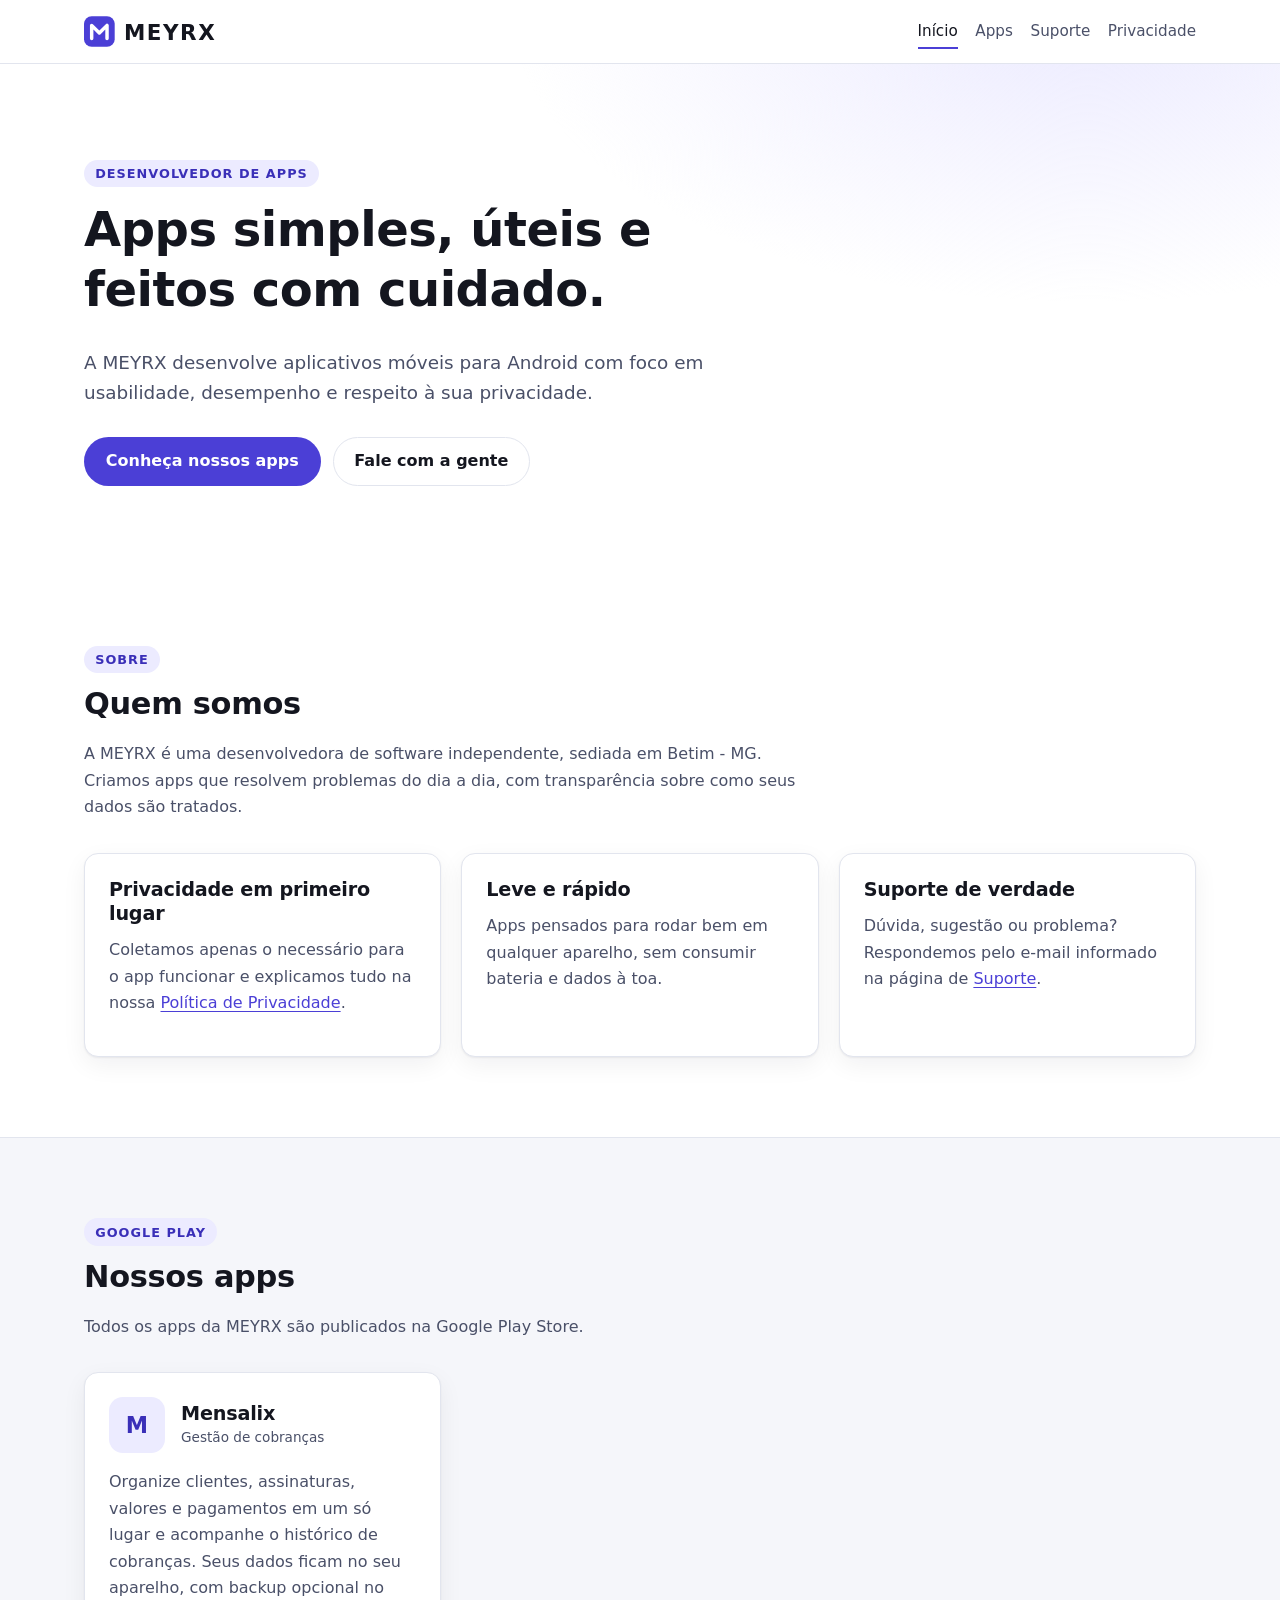
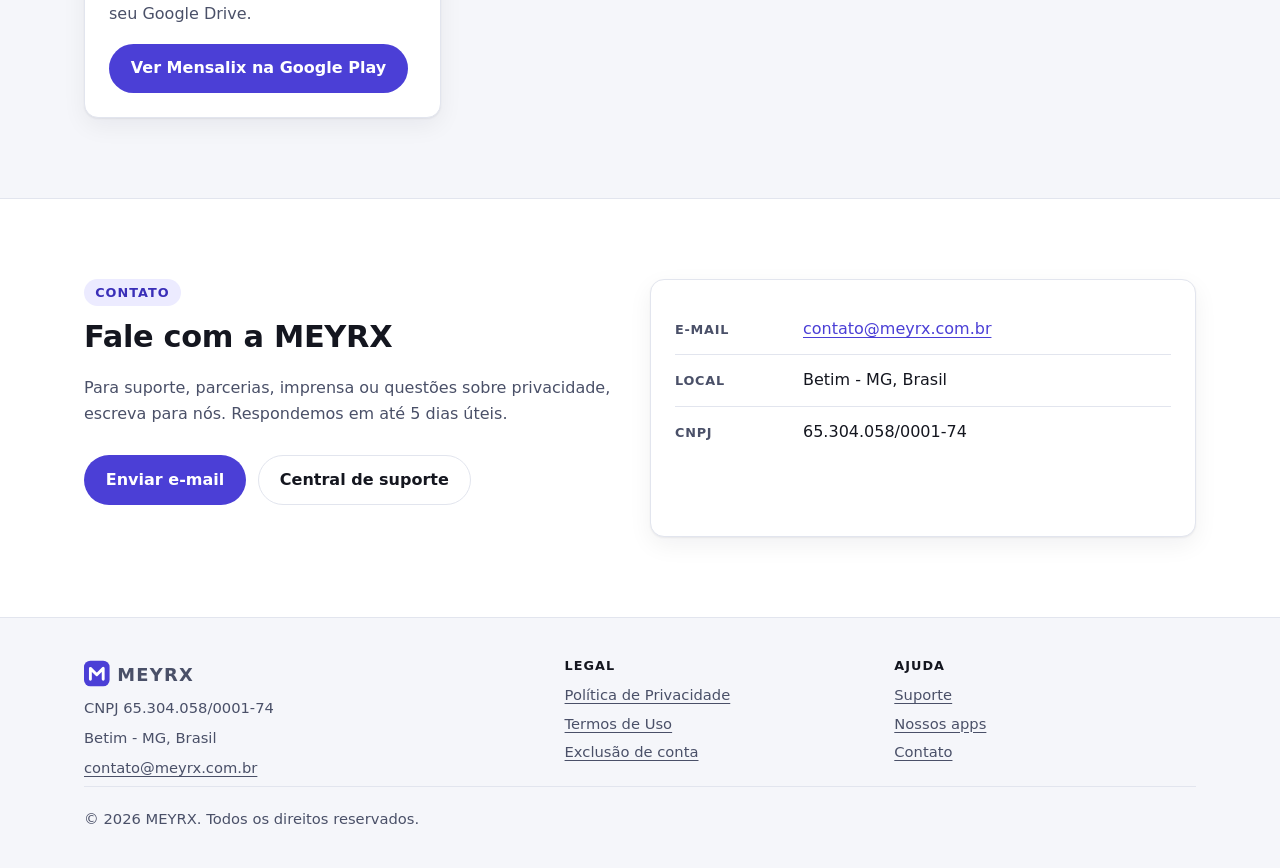
<file: index.html>
<!DOCTYPE html>
<html lang="pt-BR">
<head>
  <meta charset="utf-8">
  <meta name="viewport" content="width=device-width, initial-scale=1">
  <title>MEYRX | Apps para Android</title>
  <meta name="description" content="MEYRX desenvolve aplicativos móveis para Android. Conheça nossos apps na Google Play.">
  <meta name="robots" content="index, follow">
  <link rel="canonical" href="https://meyrx.com.br/">
  <meta name="theme-color" content="#ffffff" media="(prefers-color-scheme: light)">
  <meta name="theme-color" content="#0e0f15" media="(prefers-color-scheme: dark)">
  <meta property="og:type" content="website">
  <meta property="og:locale" content="pt_BR">
  <meta property="og:site_name" content="MEYRX">
  <meta property="og:title" content="MEYRX | Apps para Android">
  <meta property="og:description" content="MEYRX desenvolve aplicativos móveis para Android. Conheça nossos apps na Google Play.">
  <meta property="og:url" content="https://meyrx.com.br/">
  <link rel="icon" href="/assets/img/favicon.svg" type="image/svg+xml">
  <link rel="stylesheet" href="/assets/css/style.css">
</head>
<body>
  <a class="skip-link" href="#conteudo">Pular para o conteúdo</a>

  <header class="site-header">
    <div class="container">
      <a class="brand" href="/" aria-label="MEYRX, página inicial">
        <svg viewBox="0 0 172 48" width="132" height="37" aria-hidden="true" focusable="false">
          <rect class="logo-mark" x="0" y="4" width="40" height="40" rx="10"/>
          <path class="logo-m" d="M10 33V16l10 10 10-10v17" fill="none" stroke-width="4.5" stroke-linecap="round" stroke-linejoin="round"/>
          <text x="52" y="35" fill="currentColor" font-family="system-ui, -apple-system, 'Segoe UI', Roboto, Arial, sans-serif" font-size="28" font-weight="800" letter-spacing="2">MEYRX</text>
        </svg>
      </a>
      <nav class="site-nav" aria-label="Principal">
        <ul>
          <li><a href="/" aria-current="page">Início</a></li>
          <li><a href="/#apps">Apps</a></li>
          <li><a href="/suporte/">Suporte</a></li>
          <li><a href="/privacidade/">Privacidade</a></li>
        </ul>
      </nav>
    </div>
  </header>

  <main id="conteudo">
    <section class="hero" aria-labelledby="hero-title">
      <div class="container">
        <span class="eyebrow">Desenvolvedor de apps</span>
        <h1 id="hero-title">Apps simples, úteis e feitos com cuidado.</h1>
        <p class="lead">A MEYRX desenvolve aplicativos móveis para Android com foco em usabilidade, desempenho e respeito à sua privacidade.</p>
        <div class="actions">
          <a class="btn btn--primary" href="#apps">Conheça nossos apps</a>
          <a class="btn btn--ghost" href="#contato">Fale com a gente</a>
        </div>
      </div>
    </section>

    <section class="section" aria-labelledby="sobre-title">
      <div class="container">
        <div class="section-header">
          <span class="eyebrow">Sobre</span>
          <h2 id="sobre-title">Quem somos</h2>
          <p class="muted">A MEYRX é uma desenvolvedora de software independente, sediada em Betim - MG. Criamos apps que resolvem problemas do dia a dia, com transparência sobre como seus dados são tratados.</p>
        </div>
        <div class="grid grid--3">
          <div class="card">
            <h3>Privacidade em primeiro lugar</h3>
            <p>Coletamos apenas o necessário para o app funcionar e explicamos tudo na nossa <a href="/privacidade/">Política de Privacidade</a>.</p>
          </div>
          <div class="card">
            <h3>Leve e rápido</h3>
            <p>Apps pensados para rodar bem em qualquer aparelho, sem consumir bateria e dados à toa.</p>
          </div>
          <div class="card">
            <h3>Suporte de verdade</h3>
            <p>Dúvida, sugestão ou problema? Respondemos pelo e-mail informado na página de <a href="/suporte/">Suporte</a>.</p>
          </div>
        </div>
      </div>
    </section>

    <section class="section section--soft" id="apps" aria-labelledby="apps-title">
      <div class="container">
        <div class="section-header">
          <span class="eyebrow">Google Play</span>
          <h2 id="apps-title">Nossos apps</h2>
          <p class="muted">Todos os apps da MEYRX são publicados na Google Play Store.</p>
        </div>
        <div class="grid grid--3">
          <!-- ============ CARD DE APP: duplique este bloco <article> para cada app ============ -->
          <article class="card app-card">
            <div class="app-card__head">
              <!-- Para usar o ícone real: <img src="/assets/img/apps/nome-do-app.png" alt="" width="56" height="56" class="app-card__icon"> -->
              <span class="app-card__icon" aria-hidden="true">M</span>
              <div>
                <h3>Mensalix</h3>
                <span class="app-card__tag">Gestão de cobranças</span>
              </div>
            </div>
            <p>Organize clientes, assinaturas, valores e pagamentos em um só lugar e acompanhe o histórico de cobranças. Seus dados ficam no seu aparelho, com backup opcional no seu Google Drive.</p>
            <a class="btn btn--primary" href="https://play.google.com/store/apps/details?id=br.com.meyrx.mensalix" rel="noopener">Ver Mensalix na Google Play</a>
          </article>
          <!-- ============ FIM DO CARD DE APP ============ -->
        </div>
      </div>
    </section>

    <section class="section" id="contato" aria-labelledby="contato-title">
      <div class="container">
        <div class="grid grid--2">
          <div class="section-header">
            <span class="eyebrow">Contato</span>
            <h2 id="contato-title">Fale com a MEYRX</h2>
            <p class="muted">Para suporte, parcerias, imprensa ou questões sobre privacidade, escreva para nós. Respondemos em até 5 dias úteis.</p>
            <div class="actions">
              <a class="btn btn--primary" href="mailto:contato@meyrx.com.br">Enviar e-mail</a>
              <a class="btn btn--ghost" href="/suporte/">Central de suporte</a>
            </div>
          </div>
          <div class="card">
            <ul class="contact-list">
              <li><span class="label">E-mail</span> <a href="mailto:contato@meyrx.com.br">contato@meyrx.com.br</a></li>
              <li><span class="label">Local</span> <span>Betim - MG, Brasil</span></li>
              <li><span class="label">CNPJ</span> <span>65.304.058/0001-74</span></li>
            </ul>
          </div>
        </div>
      </div>
    </section>
  </main>

  <footer class="site-footer">
    <div class="container">
      <div class="footer-grid">
        <div>
          <a class="brand" href="/" aria-label="MEYRX, página inicial">
            <svg viewBox="0 0 172 48" width="110" height="31" aria-hidden="true" focusable="false">
              <rect class="logo-mark" x="0" y="4" width="40" height="40" rx="10"/>
              <path class="logo-m" d="M10 33V16l10 10 10-10v17" fill="none" stroke-width="4.5" stroke-linecap="round" stroke-linejoin="round"/>
              <text x="52" y="35" fill="currentColor" font-family="system-ui, -apple-system, 'Segoe UI', Roboto, Arial, sans-serif" font-size="28" font-weight="800" letter-spacing="2">MEYRX</text>
            </svg>
          </a>
          <address>
            <p>CNPJ 65.304.058/0001-74</p>
            <p>Betim - MG, Brasil</p>
            <p><a href="mailto:contato@meyrx.com.br">contato@meyrx.com.br</a></p>
          </address>
        </div>
        <nav aria-labelledby="footer-legal">
          <h2 id="footer-legal">Legal</h2>
          <ul>
            <li><a href="/privacidade/">Política de Privacidade</a></li>
            <li><a href="/termos/">Termos de Uso</a></li>
            <li><a href="/excluir-conta/">Exclusão de conta</a></li>
          </ul>
        </nav>
        <nav aria-labelledby="footer-ajuda">
          <h2 id="footer-ajuda">Ajuda</h2>
          <ul>
            <li><a href="/suporte/">Suporte</a></li>
            <li><a href="/#apps">Nossos apps</a></li>
            <li><a href="/#contato">Contato</a></li>
          </ul>
        </nav>
      </div>
      <p class="footer-bottom">© 2026 MEYRX. Todos os direitos reservados.</p>
    </div>
  </footer>
</body>
</html>
</file>
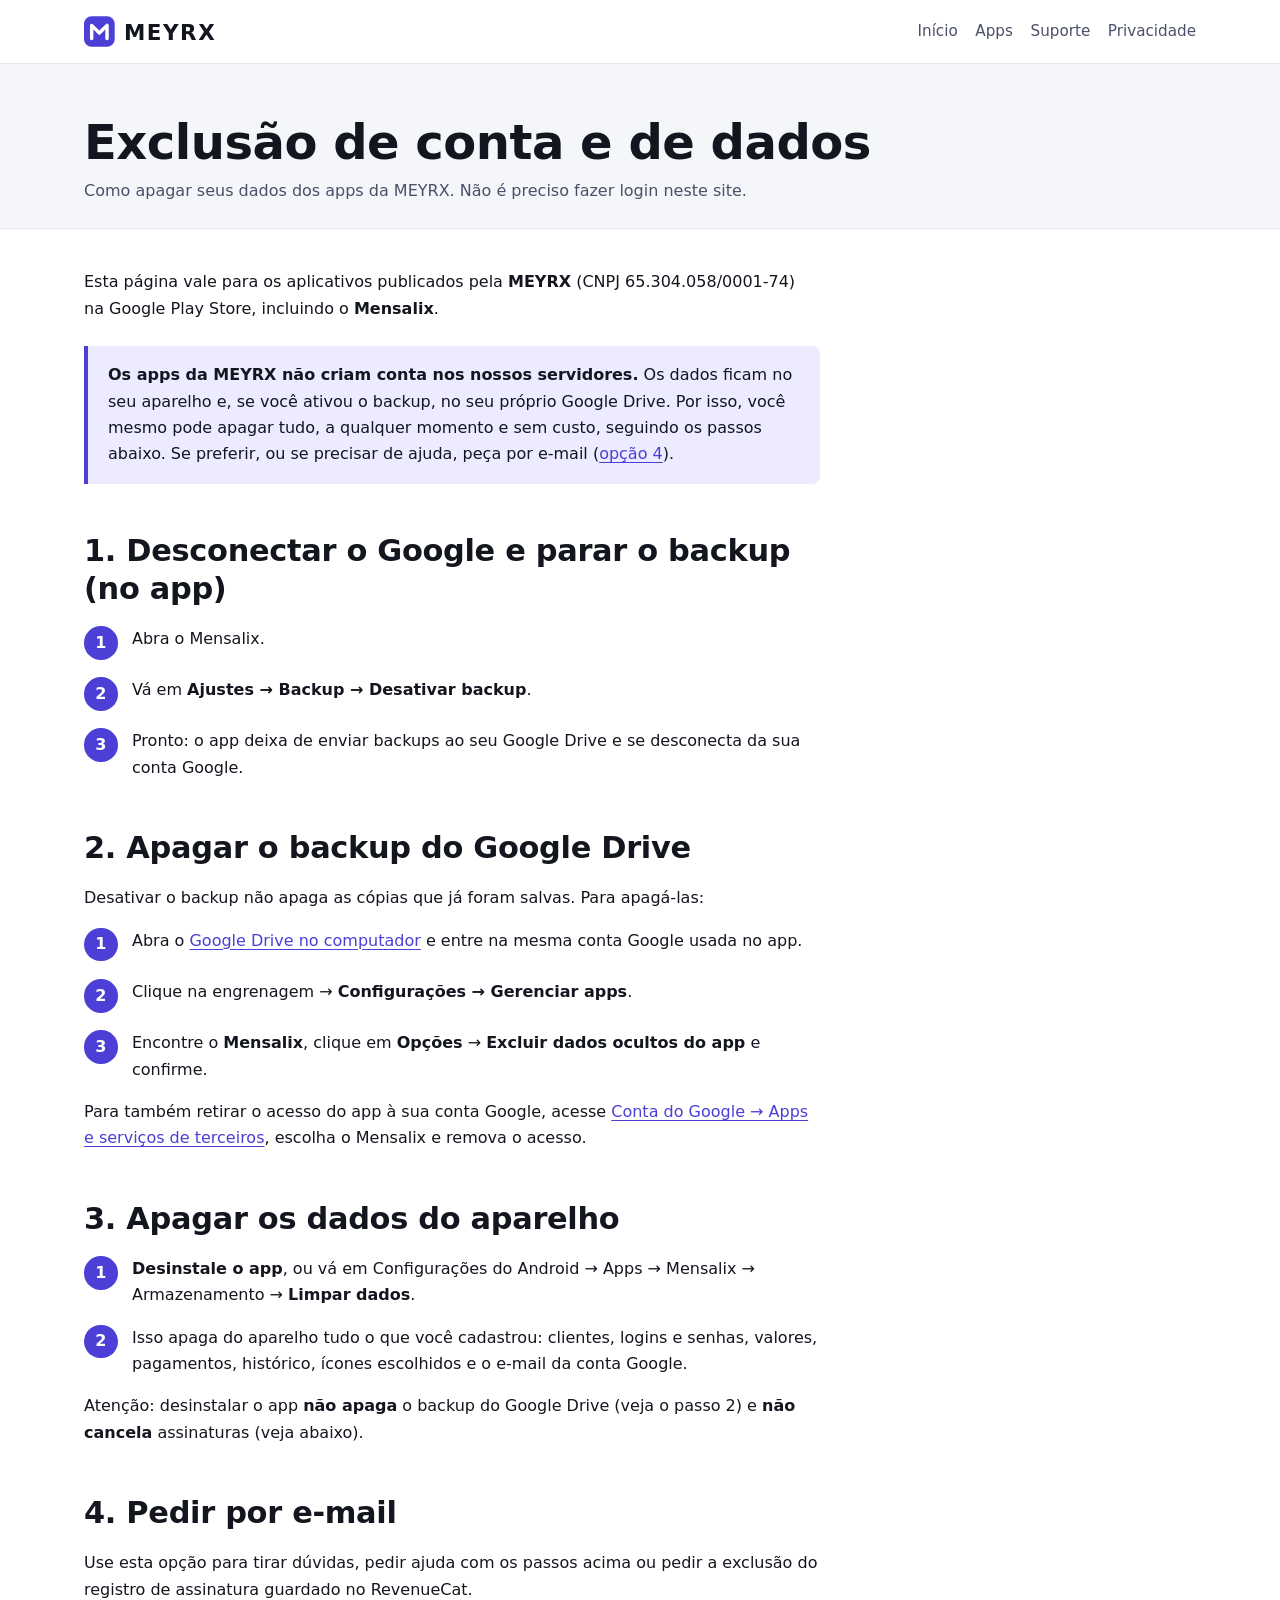
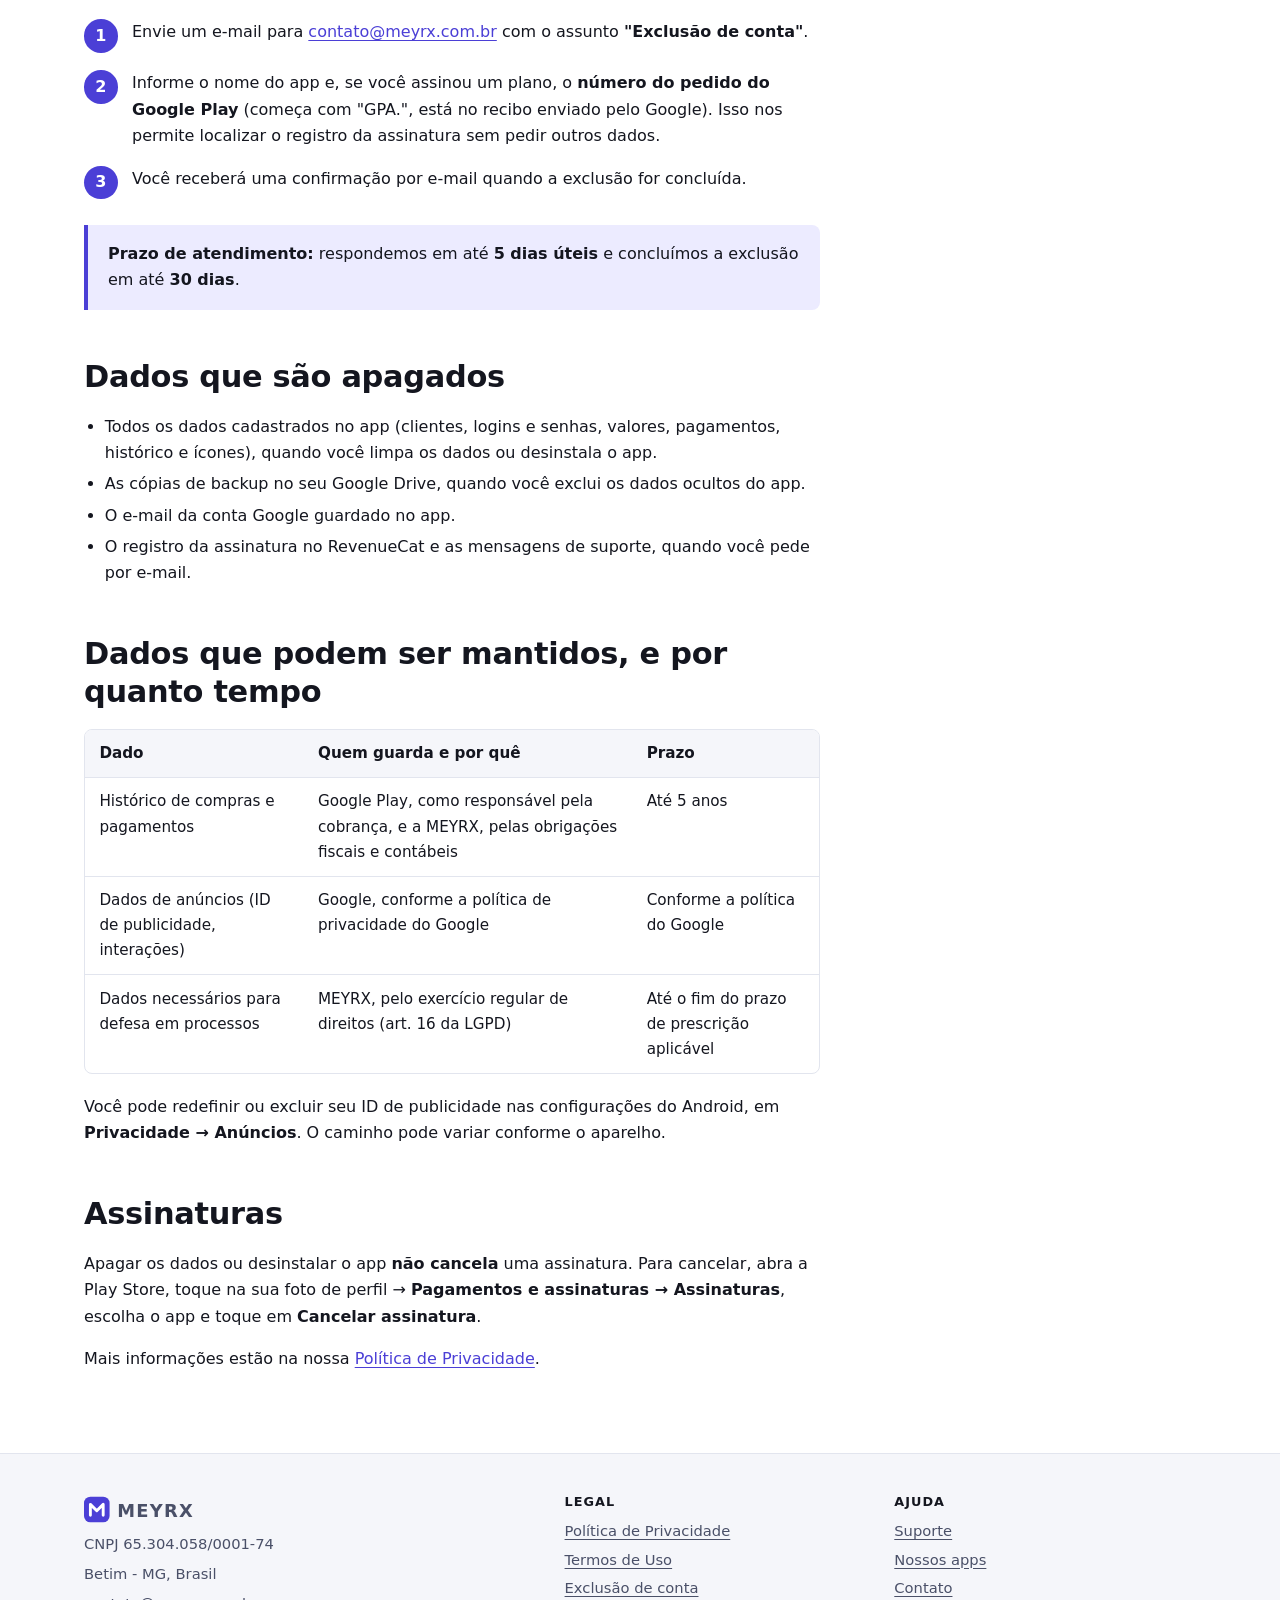
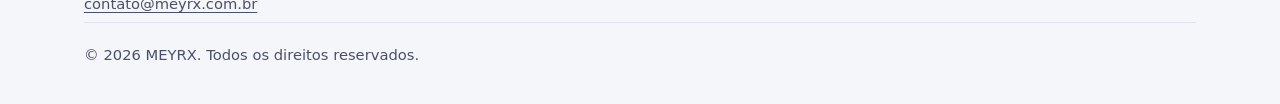
<file: excluir-conta/index.html>
<!DOCTYPE html>
<html lang="pt-BR">
<head>
  <meta charset="utf-8">
  <meta name="viewport" content="width=device-width, initial-scale=1">
  <title>Exclusão de conta | MEYRX</title>
  <meta name="description" content="Como pedir a exclusão da sua conta e dos dados pessoais nos aplicativos MEYRX.">
  <meta name="robots" content="index, follow">
  <link rel="canonical" href="https://meyrx.com.br/excluir-conta/">
  <meta name="theme-color" content="#ffffff" media="(prefers-color-scheme: light)">
  <meta name="theme-color" content="#0e0f15" media="(prefers-color-scheme: dark)">
  <meta property="og:type" content="website">
  <meta property="og:locale" content="pt_BR">
  <meta property="og:site_name" content="MEYRX">
  <meta property="og:title" content="Exclusão de conta | MEYRX">
  <meta property="og:description" content="Como pedir a exclusão da sua conta e dos dados pessoais nos aplicativos MEYRX.">
  <meta property="og:url" content="https://meyrx.com.br/excluir-conta/">
  <link rel="icon" href="/assets/img/favicon.svg" type="image/svg+xml">
  <link rel="stylesheet" href="/assets/css/style.css">
</head>
<body>
  <a class="skip-link" href="#conteudo">Pular para o conteúdo</a>

  <header class="site-header">
    <div class="container">
      <a class="brand" href="/" aria-label="MEYRX, página inicial">
        <svg viewBox="0 0 172 48" width="132" height="37" aria-hidden="true" focusable="false">
          <rect class="logo-mark" x="0" y="4" width="40" height="40" rx="10"/>
          <path class="logo-m" d="M10 33V16l10 10 10-10v17" fill="none" stroke-width="4.5" stroke-linecap="round" stroke-linejoin="round"/>
          <text x="52" y="35" fill="currentColor" font-family="system-ui, -apple-system, 'Segoe UI', Roboto, Arial, sans-serif" font-size="28" font-weight="800" letter-spacing="2">MEYRX</text>
        </svg>
      </a>
      <nav class="site-nav" aria-label="Principal">
        <ul>
          <li><a href="/">Início</a></li>
          <li><a href="/#apps">Apps</a></li>
          <li><a href="/suporte/">Suporte</a></li>
          <li><a href="/privacidade/">Privacidade</a></li>
        </ul>
      </nav>
    </div>
  </header>

  <main id="conteudo">
    <header class="page-header">
      <div class="container">
        <h1>Exclusão de conta e de dados</h1>
        <p>Como apagar seus dados dos apps da MEYRX. Não é preciso fazer login neste site.</p>
      </div>
    </header>

    <div class="container doc">
      <div class="prose">
        <p>Esta página vale para os aplicativos publicados pela <strong>MEYRX</strong> (CNPJ 65.304.058/0001-74) na Google Play Store, incluindo o <strong>Mensalix</strong>.</p>

        <div class="callout">
          <p><strong>Os apps da MEYRX não criam conta nos nossos servidores.</strong> Os dados ficam no seu aparelho e, se você ativou o backup, no seu próprio Google Drive. Por isso, você mesmo pode apagar tudo, a qualquer momento e sem custo, seguindo os passos abaixo. Se preferir, ou se precisar de ajuda, peça por e-mail (<a href="#por-email">opção 4</a>).</p>
        </div>

        <h2 id="backup">1. Desconectar o Google e parar o backup (no app)</h2>
        <ol class="steps">
          <li>Abra o Mensalix.</li>
          <li>Vá em <strong>Ajustes → Backup → Desativar backup</strong>.</li>
          <li>Pronto: o app deixa de enviar backups ao seu Google Drive e se desconecta da sua conta Google.</li>
        </ol>

        <h2 id="drive">2. Apagar o backup do Google Drive</h2>
        <p>Desativar o backup não apaga as cópias que já foram salvas. Para apagá-las:</p>
        <ol class="steps">
          <li>Abra o <a href="https://drive.google.com/drive/settings" rel="noopener">Google Drive no computador</a> e entre na mesma conta Google usada no app.</li>
          <li>Clique na engrenagem → <strong>Configurações → Gerenciar apps</strong>.</li>
          <li>Encontre o <strong>Mensalix</strong>, clique em <strong>Opções</strong> → <strong>Excluir dados ocultos do app</strong> e confirme.</li>
        </ol>
        <p>Para também retirar o acesso do app à sua conta Google, acesse <a href="https://myaccount.google.com/connections" rel="noopener">Conta do Google → Apps e serviços de terceiros</a>, escolha o Mensalix e remova o acesso.</p>

        <h2 id="aparelho">3. Apagar os dados do aparelho</h2>
        <ol class="steps">
          <li><strong>Desinstale o app</strong>, ou vá em Configurações do Android → Apps → Mensalix → Armazenamento → <strong>Limpar dados</strong>.</li>
          <li>Isso apaga do aparelho tudo o que você cadastrou: clientes, logins e senhas, valores, pagamentos, histórico, ícones escolhidos e o e-mail da conta Google.</li>
        </ol>
        <p>Atenção: desinstalar o app <strong>não apaga</strong> o backup do Google Drive (veja o passo 2) e <strong>não cancela</strong> assinaturas (veja abaixo).</p>

        <h2 id="por-email">4. Pedir por e-mail</h2>
        <p>Use esta opção para tirar dúvidas, pedir ajuda com os passos acima ou pedir a exclusão do registro de assinatura guardado no RevenueCat.</p>
        <ol class="steps">
          <li>Envie um e-mail para <a href="mailto:contato@meyrx.com.br?subject=Exclus%C3%A3o%20de%20conta">contato@meyrx.com.br</a> com o assunto <strong>"Exclusão de conta"</strong>.</li>
          <li>Informe o nome do app e, se você assinou um plano, o <strong>número do pedido do Google Play</strong> (começa com "GPA.", está no recibo enviado pelo Google). Isso nos permite localizar o registro da assinatura sem pedir outros dados.</li>
          <li>Você receberá uma confirmação por e-mail quando a exclusão for concluída.</li>
        </ol>
        <div class="callout">
          <p><strong>Prazo de atendimento:</strong> respondemos em até <strong>5 dias úteis</strong> e concluímos a exclusão em até <strong>30 dias</strong>.</p>
        </div>

        <h2 id="apagados">Dados que são apagados</h2>
        <ul>
          <li>Todos os dados cadastrados no app (clientes, logins e senhas, valores, pagamentos, histórico e ícones), quando você limpa os dados ou desinstala o app.</li>
          <li>As cópias de backup no seu Google Drive, quando você exclui os dados ocultos do app.</li>
          <li>O e-mail da conta Google guardado no app.</li>
          <li>O registro da assinatura no RevenueCat e as mensagens de suporte, quando você pede por e-mail.</li>
        </ul>

        <h2 id="mantidos">Dados que podem ser mantidos, e por quanto tempo</h2>
        <div class="table-wrap">
          <table>
            <thead>
              <tr><th scope="col">Dado</th><th scope="col">Quem guarda e por quê</th><th scope="col">Prazo</th></tr>
            </thead>
            <tbody>
              <tr><td>Histórico de compras e pagamentos</td><td>Google Play, como responsável pela cobrança, e a MEYRX, pelas obrigações fiscais e contábeis</td><td>Até 5 anos</td></tr>
              <tr><td>Dados de anúncios (ID de publicidade, interações)</td><td>Google, conforme a política de privacidade do Google</td><td>Conforme a política do Google</td></tr>
              <tr><td>Dados necessários para defesa em processos</td><td>MEYRX, pelo exercício regular de direitos (art. 16 da LGPD)</td><td>Até o fim do prazo de prescrição aplicável</td></tr>
            </tbody>
          </table>
        </div>
        <p>Você pode redefinir ou excluir seu ID de publicidade nas configurações do Android, em <strong>Privacidade → Anúncios</strong>. O caminho pode variar conforme o aparelho.</p>

        <h2 id="assinaturas">Assinaturas</h2>
        <p>Apagar os dados ou desinstalar o app <strong>não cancela</strong> uma assinatura. Para cancelar, abra a Play Store, toque na sua foto de perfil → <strong>Pagamentos e assinaturas → Assinaturas</strong>, escolha o app e toque em <strong>Cancelar assinatura</strong>.</p>

        <p>Mais informações estão na nossa <a href="/privacidade/">Política de Privacidade</a>.</p>
      </div>
    </div>
  </main>

  <footer class="site-footer">
    <div class="container">
      <div class="footer-grid">
        <div>
          <a class="brand" href="/" aria-label="MEYRX, página inicial">
            <svg viewBox="0 0 172 48" width="110" height="31" aria-hidden="true" focusable="false">
              <rect class="logo-mark" x="0" y="4" width="40" height="40" rx="10"/>
              <path class="logo-m" d="M10 33V16l10 10 10-10v17" fill="none" stroke-width="4.5" stroke-linecap="round" stroke-linejoin="round"/>
              <text x="52" y="35" fill="currentColor" font-family="system-ui, -apple-system, 'Segoe UI', Roboto, Arial, sans-serif" font-size="28" font-weight="800" letter-spacing="2">MEYRX</text>
            </svg>
          </a>
          <address>
            <p>CNPJ 65.304.058/0001-74</p>
            <p>Betim - MG, Brasil</p>
            <p><a href="mailto:contato@meyrx.com.br">contato@meyrx.com.br</a></p>
          </address>
        </div>
        <nav aria-labelledby="footer-legal">
          <h2 id="footer-legal">Legal</h2>
          <ul>
            <li><a href="/privacidade/">Política de Privacidade</a></li>
            <li><a href="/termos/">Termos de Uso</a></li>
            <li><a href="/excluir-conta/">Exclusão de conta</a></li>
          </ul>
        </nav>
        <nav aria-labelledby="footer-ajuda">
          <h2 id="footer-ajuda">Ajuda</h2>
          <ul>
            <li><a href="/suporte/">Suporte</a></li>
            <li><a href="/#apps">Nossos apps</a></li>
            <li><a href="/#contato">Contato</a></li>
          </ul>
        </nav>
      </div>
      <p class="footer-bottom">© 2026 MEYRX. Todos os direitos reservados.</p>
    </div>
  </footer>
</body>
</html>
</file>
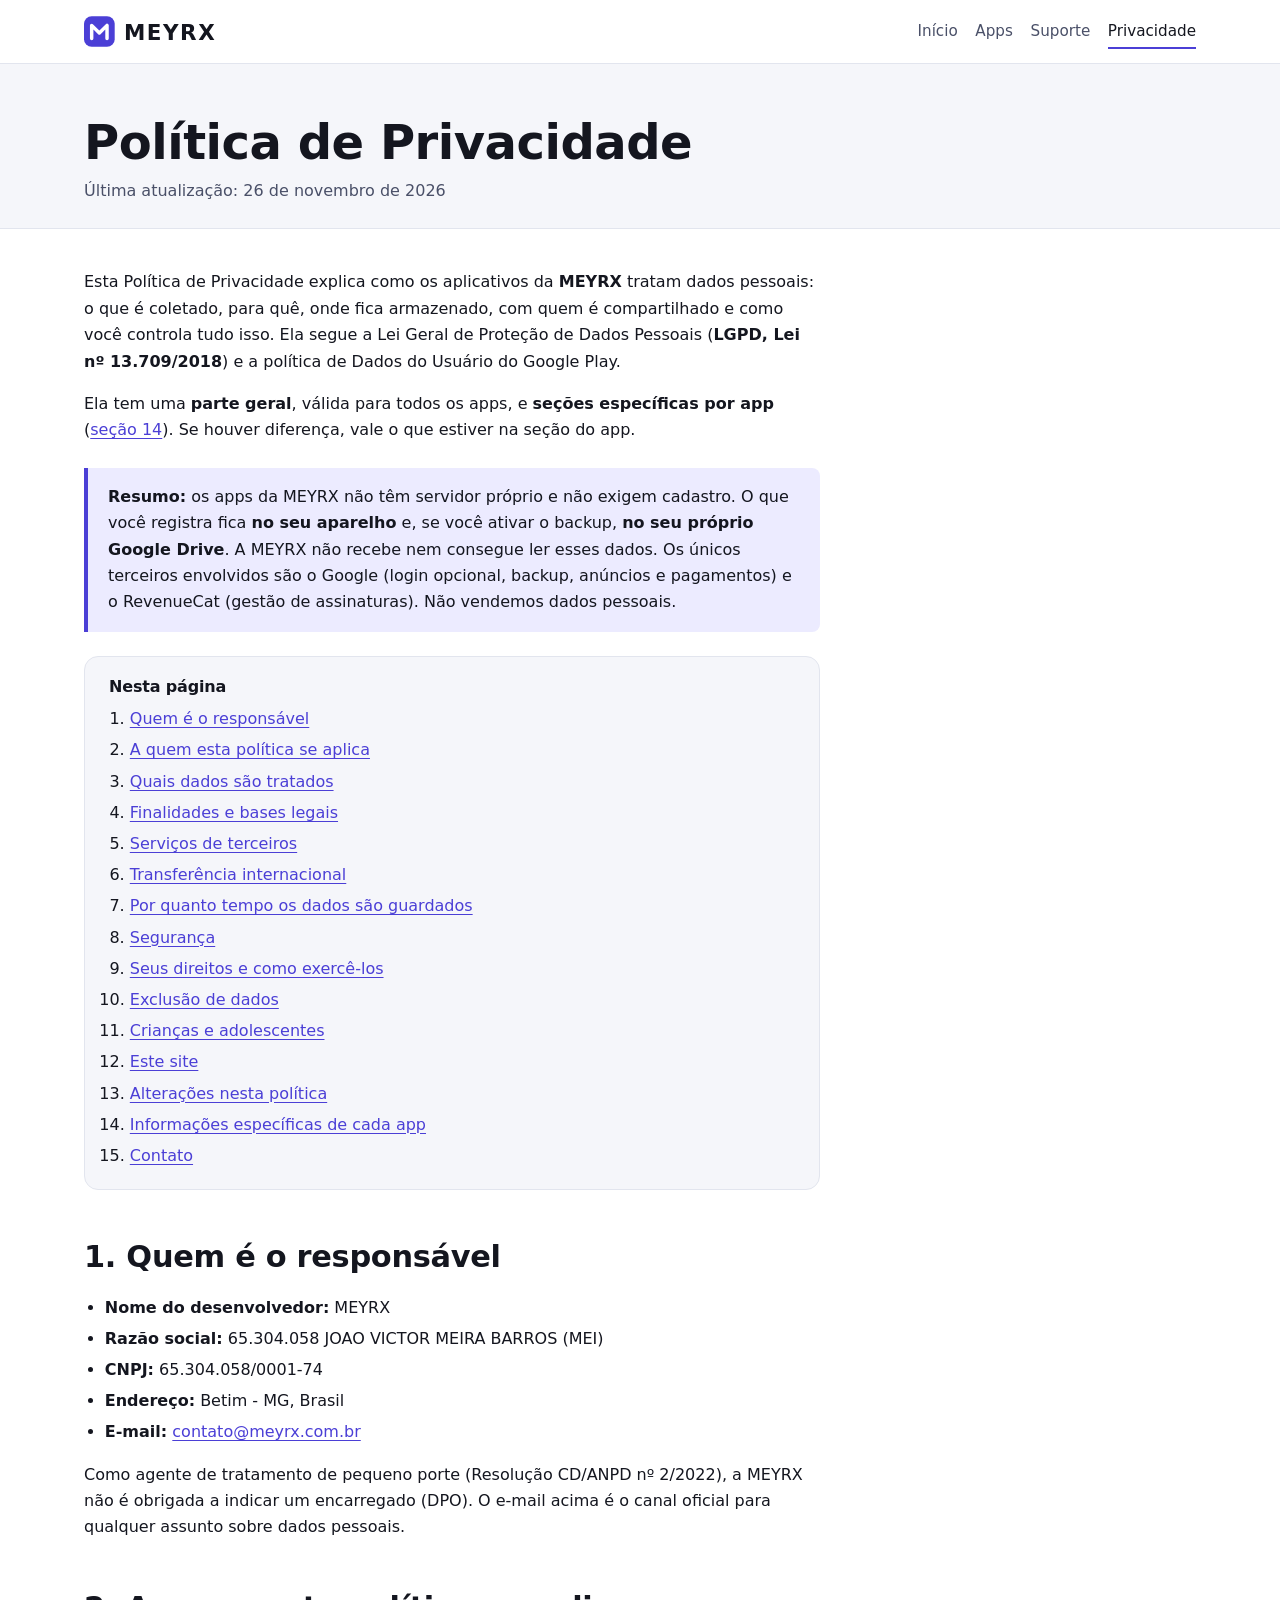
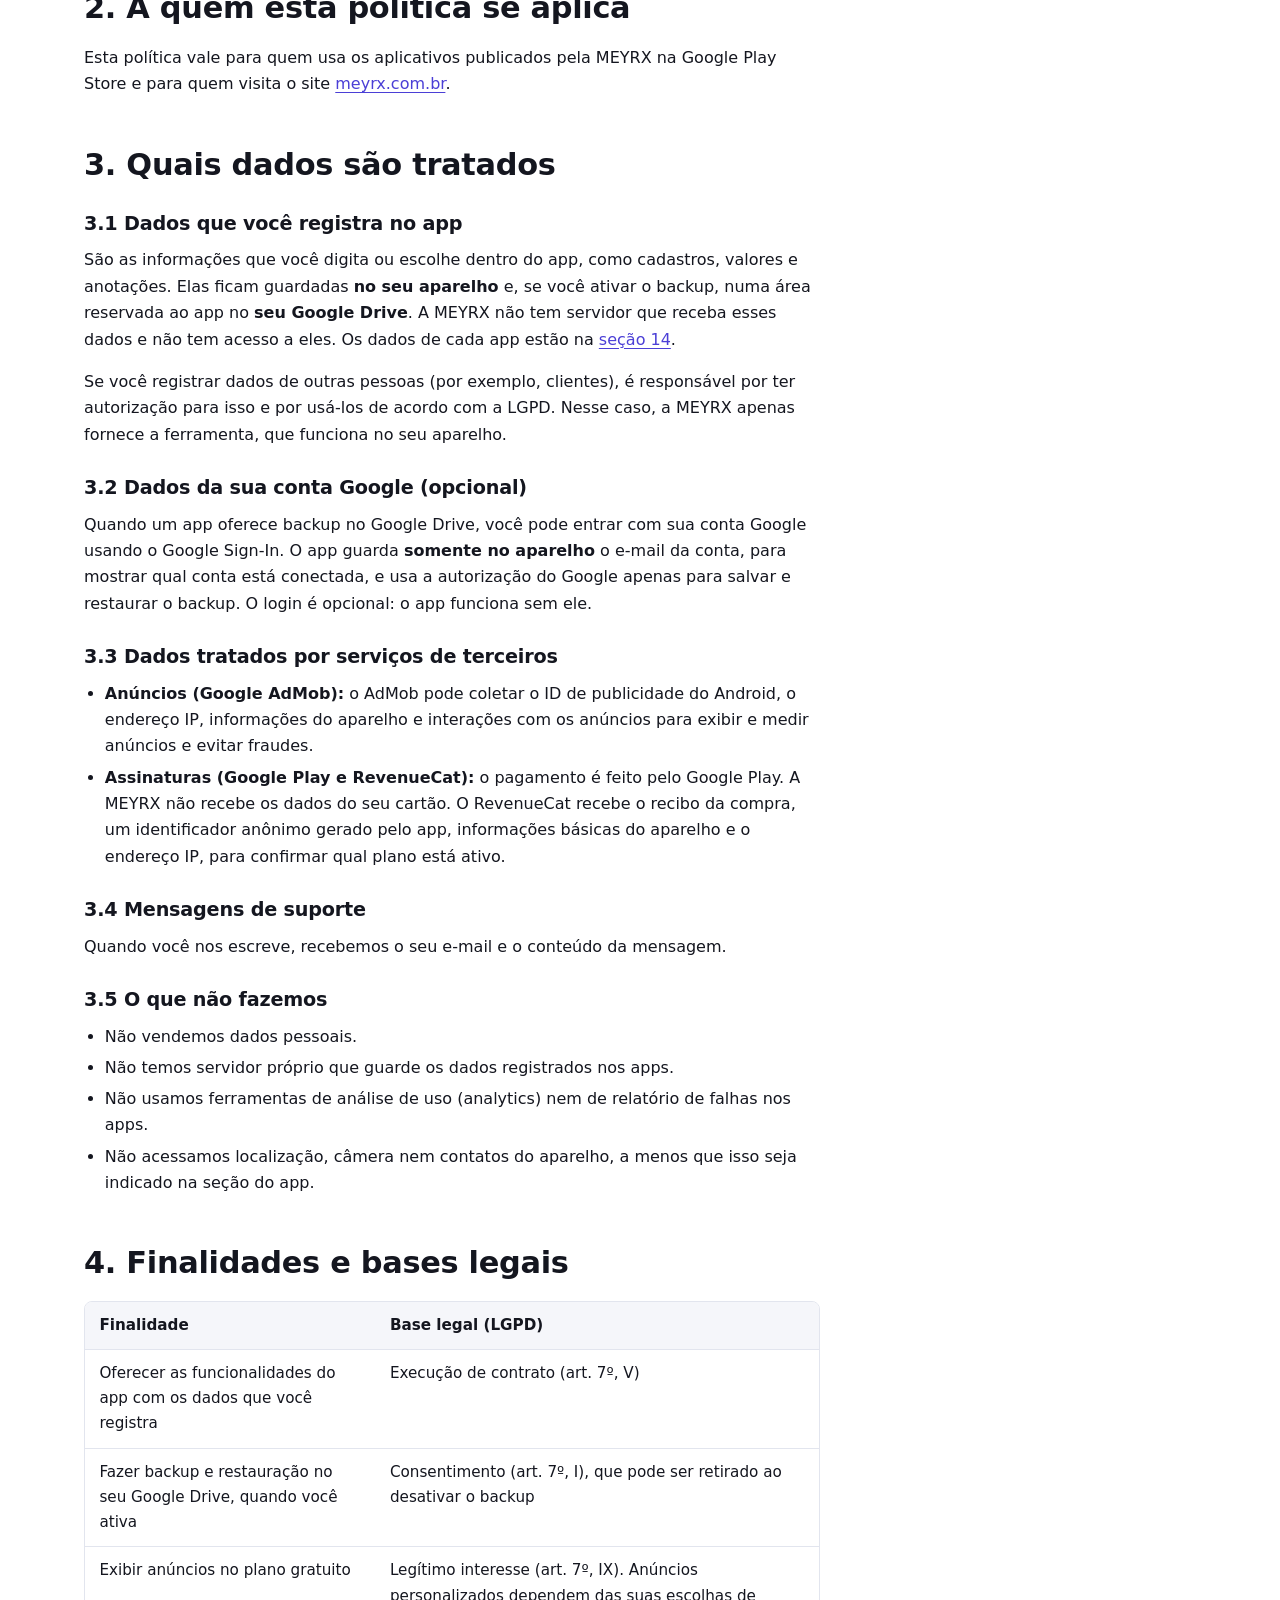
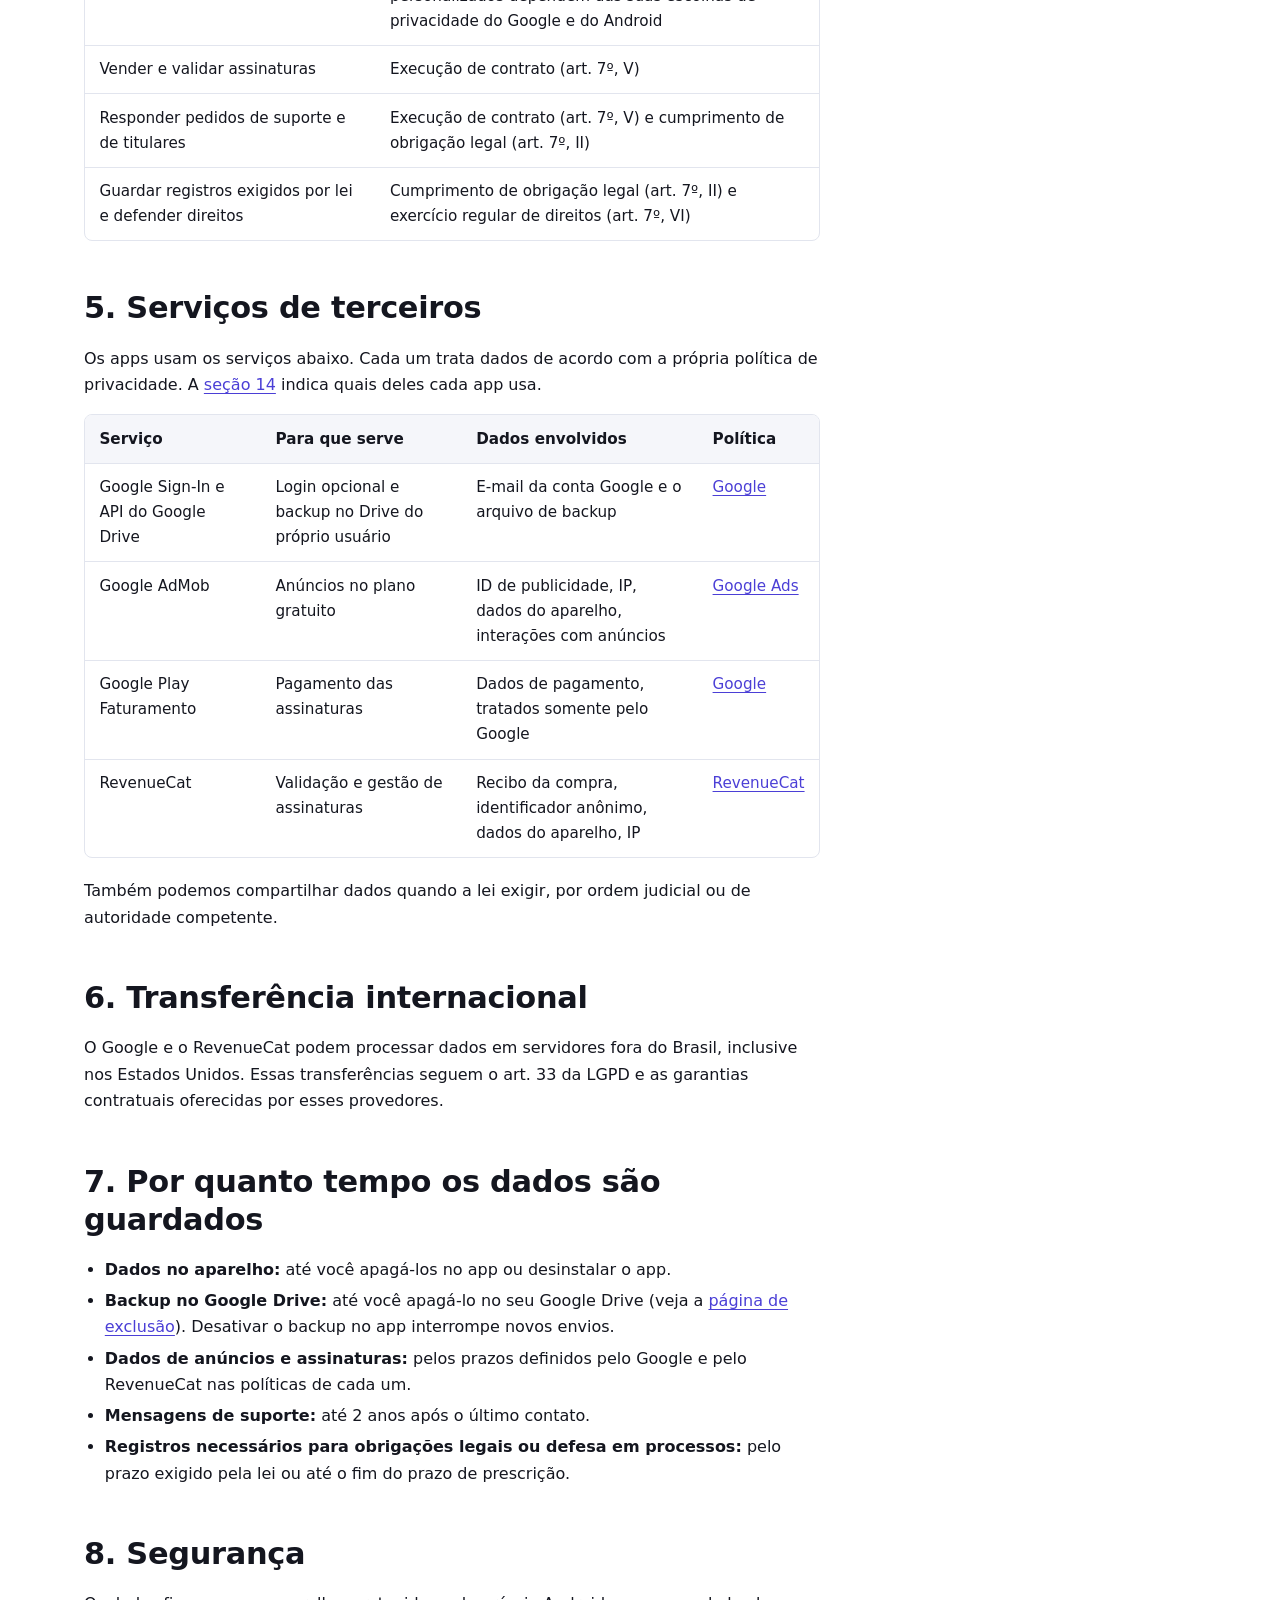
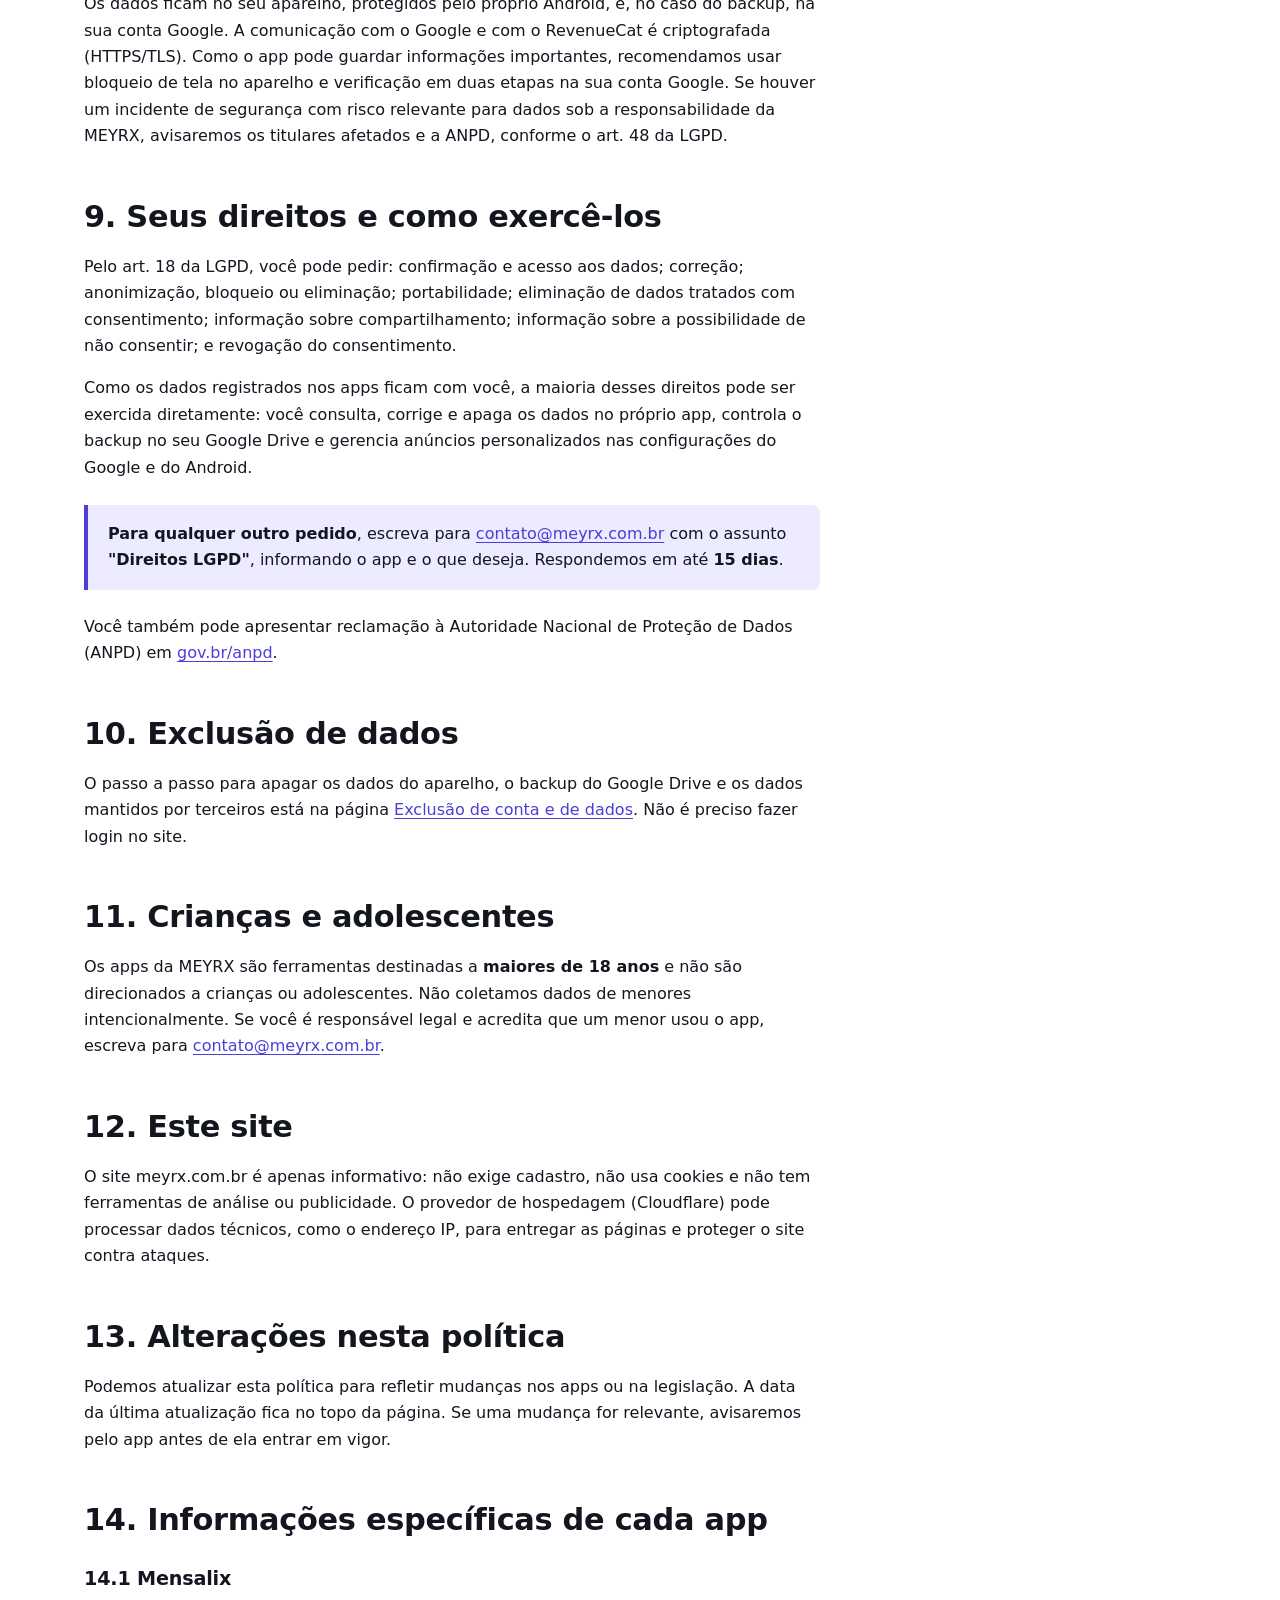
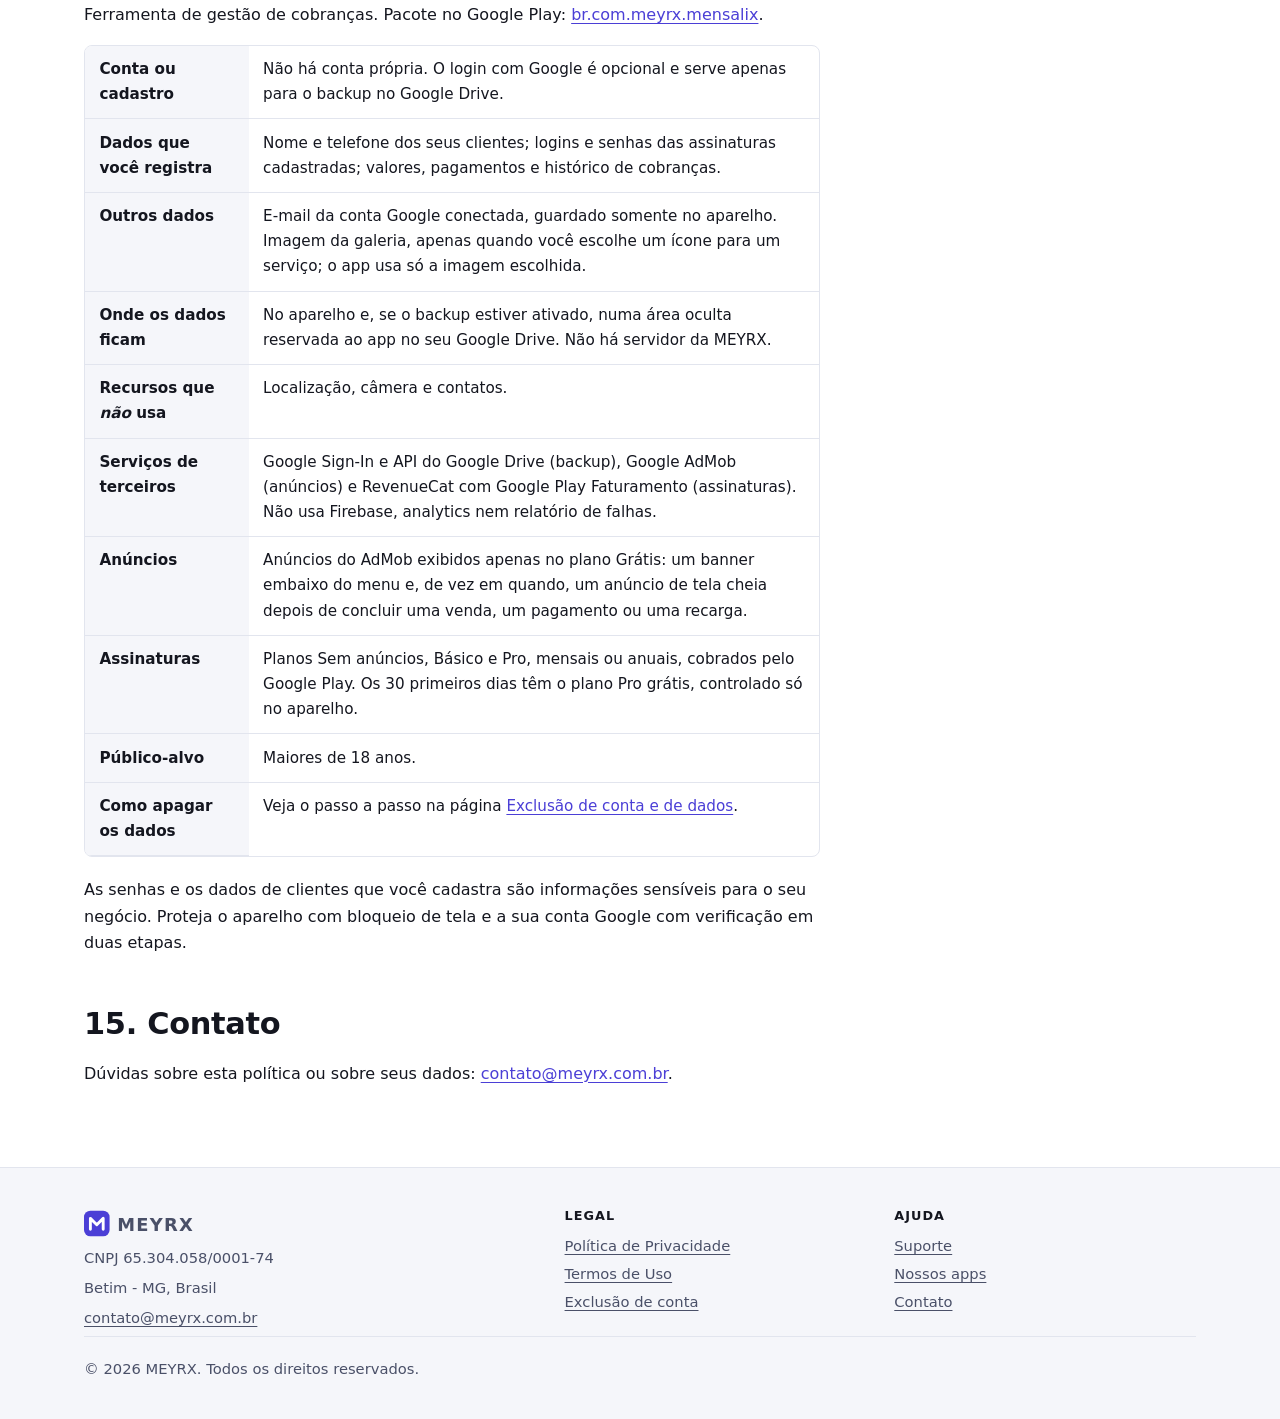
<file: privacidade/index.html>
<!DOCTYPE html>
<html lang="pt-BR">
<head>
  <meta charset="utf-8">
  <meta name="viewport" content="width=device-width, initial-scale=1">
  <title>Política de Privacidade | MEYRX</title>
  <meta name="description" content="Política de Privacidade dos aplicativos MEYRX, conforme a LGPD e a política de Dados do Usuário do Google Play.">
  <meta name="robots" content="index, follow">
  <link rel="canonical" href="https://meyrx.com.br/privacidade/">
  <meta name="theme-color" content="#ffffff" media="(prefers-color-scheme: light)">
  <meta name="theme-color" content="#0e0f15" media="(prefers-color-scheme: dark)">
  <meta property="og:type" content="website">
  <meta property="og:locale" content="pt_BR">
  <meta property="og:site_name" content="MEYRX">
  <meta property="og:title" content="Política de Privacidade | MEYRX">
  <meta property="og:description" content="Política de Privacidade dos aplicativos MEYRX, conforme a LGPD e a política de Dados do Usuário do Google Play.">
  <meta property="og:url" content="https://meyrx.com.br/privacidade/">
  <link rel="icon" href="/assets/img/favicon.svg" type="image/svg+xml">
  <link rel="stylesheet" href="/assets/css/style.css">
</head>
<body>
  <a class="skip-link" href="#conteudo">Pular para o conteúdo</a>

  <header class="site-header">
    <div class="container">
      <a class="brand" href="/" aria-label="MEYRX, página inicial">
        <svg viewBox="0 0 172 48" width="132" height="37" aria-hidden="true" focusable="false">
          <rect class="logo-mark" x="0" y="4" width="40" height="40" rx="10"/>
          <path class="logo-m" d="M10 33V16l10 10 10-10v17" fill="none" stroke-width="4.5" stroke-linecap="round" stroke-linejoin="round"/>
          <text x="52" y="35" fill="currentColor" font-family="system-ui, -apple-system, 'Segoe UI', Roboto, Arial, sans-serif" font-size="28" font-weight="800" letter-spacing="2">MEYRX</text>
        </svg>
      </a>
      <nav class="site-nav" aria-label="Principal">
        <ul>
          <li><a href="/">Início</a></li>
          <li><a href="/#apps">Apps</a></li>
          <li><a href="/suporte/">Suporte</a></li>
          <li><a href="/privacidade/" aria-current="page">Privacidade</a></li>
        </ul>
      </nav>
    </div>
  </header>

  <main id="conteudo">
    <header class="page-header">
      <div class="container">
        <h1>Política de Privacidade</h1>
        <p>Última atualização: <time datetime="2026-11-26">26 de novembro de 2026</time></p>
      </div>
    </header>

    <article class="container doc">
      <div class="prose">
        <p>Esta Política de Privacidade explica como os aplicativos da <strong>MEYRX</strong> tratam dados pessoais: o que é coletado, para quê, onde fica armazenado, com quem é compartilhado e como você controla tudo isso. Ela segue a Lei Geral de Proteção de Dados Pessoais (<strong>LGPD, Lei nº 13.709/2018</strong>) e a política de Dados do Usuário do Google Play.</p>
        <p>Ela tem uma <strong>parte geral</strong>, válida para todos os apps, e <strong>seções específicas por app</strong> (<a href="#apps">seção 14</a>). Se houver diferença, vale o que estiver na seção do app.</p>

        <div class="callout">
          <p><strong>Resumo:</strong> os apps da MEYRX não têm servidor próprio e não exigem cadastro. O que você registra fica <strong>no seu aparelho</strong> e, se você ativar o backup, <strong>no seu próprio Google Drive</strong>. A MEYRX não recebe nem consegue ler esses dados. Os únicos terceiros envolvidos são o Google (login opcional, backup, anúncios e pagamentos) e o RevenueCat (gestão de assinaturas). Não vendemos dados pessoais.</p>
        </div>

        <nav class="toc" aria-labelledby="toc-title">
          <h2 id="toc-title">Nesta página</h2>
          <ol>
            <li><a href="#controlador">Quem é o responsável</a></li>
            <li><a href="#escopo">A quem esta política se aplica</a></li>
            <li><a href="#dados">Quais dados são tratados</a></li>
            <li><a href="#finalidades">Finalidades e bases legais</a></li>
            <li><a href="#compartilhamento">Serviços de terceiros</a></li>
            <li><a href="#transferencia">Transferência internacional</a></li>
            <li><a href="#retencao">Por quanto tempo os dados são guardados</a></li>
            <li><a href="#seguranca">Segurança</a></li>
            <li><a href="#direitos">Seus direitos e como exercê-los</a></li>
            <li><a href="#exclusao">Exclusão de dados</a></li>
            <li><a href="#criancas">Crianças e adolescentes</a></li>
            <li><a href="#site">Este site</a></li>
            <li><a href="#alteracoes">Alterações nesta política</a></li>
            <li><a href="#apps">Informações específicas de cada app</a></li>
            <li><a href="#contato">Contato</a></li>
          </ol>
        </nav>

        <h2 id="controlador">1. Quem é o responsável</h2>
        <ul>
          <li><strong>Nome do desenvolvedor:</strong> MEYRX</li>
          <li><strong>Razão social:</strong> 65.304.058 JOAO VICTOR MEIRA BARROS (MEI)</li>
          <li><strong>CNPJ:</strong> 65.304.058/0001-74</li>
          <li><strong>Endereço:</strong> Betim - MG, Brasil</li>
          <li><strong>E-mail:</strong> <a href="mailto:contato@meyrx.com.br">contato@meyrx.com.br</a></li>
        </ul>
        <p>Como agente de tratamento de pequeno porte (Resolução CD/ANPD nº 2/2022), a MEYRX não é obrigada a indicar um encarregado (DPO). O e-mail acima é o canal oficial para qualquer assunto sobre dados pessoais.</p>

        <h2 id="escopo">2. A quem esta política se aplica</h2>
        <p>Esta política vale para quem usa os aplicativos publicados pela MEYRX na Google Play Store e para quem visita o site <a href="https://meyrx.com.br">meyrx.com.br</a>.</p>

        <h2 id="dados">3. Quais dados são tratados</h2>

        <h3>3.1 Dados que você registra no app</h3>
        <p>São as informações que você digita ou escolhe dentro do app, como cadastros, valores e anotações. Elas ficam guardadas <strong>no seu aparelho</strong> e, se você ativar o backup, numa área reservada ao app no <strong>seu Google Drive</strong>. A MEYRX não tem servidor que receba esses dados e não tem acesso a eles. Os dados de cada app estão na <a href="#apps">seção 14</a>.</p>
        <p>Se você registrar dados de outras pessoas (por exemplo, clientes), é responsável por ter autorização para isso e por usá-los de acordo com a LGPD. Nesse caso, a MEYRX apenas fornece a ferramenta, que funciona no seu aparelho.</p>

        <h3>3.2 Dados da sua conta Google (opcional)</h3>
        <p>Quando um app oferece backup no Google Drive, você pode entrar com sua conta Google usando o Google Sign-In. O app guarda <strong>somente no aparelho</strong> o e-mail da conta, para mostrar qual conta está conectada, e usa a autorização do Google apenas para salvar e restaurar o backup. O login é opcional: o app funciona sem ele.</p>

        <h3>3.3 Dados tratados por serviços de terceiros</h3>
        <ul>
          <li><strong>Anúncios (Google AdMob):</strong> o AdMob pode coletar o ID de publicidade do Android, o endereço IP, informações do aparelho e interações com os anúncios para exibir e medir anúncios e evitar fraudes.</li>
          <li><strong>Assinaturas (Google Play e RevenueCat):</strong> o pagamento é feito pelo Google Play. A MEYRX não recebe os dados do seu cartão. O RevenueCat recebe o recibo da compra, um identificador anônimo gerado pelo app, informações básicas do aparelho e o endereço IP, para confirmar qual plano está ativo.</li>
        </ul>

        <h3>3.4 Mensagens de suporte</h3>
        <p>Quando você nos escreve, recebemos o seu e-mail e o conteúdo da mensagem.</p>

        <h3>3.5 O que não fazemos</h3>
        <ul>
          <li>Não vendemos dados pessoais.</li>
          <li>Não temos servidor próprio que guarde os dados registrados nos apps.</li>
          <li>Não usamos ferramentas de análise de uso (analytics) nem de relatório de falhas nos apps.</li>
          <li>Não acessamos localização, câmera nem contatos do aparelho, a menos que isso seja indicado na seção do app.</li>
        </ul>

        <h2 id="finalidades">4. Finalidades e bases legais</h2>
        <div class="table-wrap">
          <table>
            <thead>
              <tr><th scope="col">Finalidade</th><th scope="col">Base legal (LGPD)</th></tr>
            </thead>
            <tbody>
              <tr><td>Oferecer as funcionalidades do app com os dados que você registra</td><td>Execução de contrato (art. 7º, V)</td></tr>
              <tr><td>Fazer backup e restauração no seu Google Drive, quando você ativa</td><td>Consentimento (art. 7º, I), que pode ser retirado ao desativar o backup</td></tr>
              <tr><td>Exibir anúncios no plano gratuito</td><td>Legítimo interesse (art. 7º, IX). Anúncios personalizados dependem das suas escolhas de privacidade do Google e do Android</td></tr>
              <tr><td>Vender e validar assinaturas</td><td>Execução de contrato (art. 7º, V)</td></tr>
              <tr><td>Responder pedidos de suporte e de titulares</td><td>Execução de contrato (art. 7º, V) e cumprimento de obrigação legal (art. 7º, II)</td></tr>
              <tr><td>Guardar registros exigidos por lei e defender direitos</td><td>Cumprimento de obrigação legal (art. 7º, II) e exercício regular de direitos (art. 7º, VI)</td></tr>
            </tbody>
          </table>
        </div>

        <h2 id="compartilhamento">5. Serviços de terceiros</h2>
        <p>Os apps usam os serviços abaixo. Cada um trata dados de acordo com a própria política de privacidade. A <a href="#apps">seção 14</a> indica quais deles cada app usa.</p>
        <div class="table-wrap">
          <table>
            <thead>
              <tr><th scope="col">Serviço</th><th scope="col">Para que serve</th><th scope="col">Dados envolvidos</th><th scope="col">Política</th></tr>
            </thead>
            <tbody>
              <tr><td>Google Sign-In e API do Google Drive</td><td>Login opcional e backup no Drive do próprio usuário</td><td>E-mail da conta Google e o arquivo de backup</td><td><a href="https://policies.google.com/privacy" rel="noopener">Google</a></td></tr>
              <tr><td>Google AdMob</td><td>Anúncios no plano gratuito</td><td>ID de publicidade, IP, dados do aparelho, interações com anúncios</td><td><a href="https://policies.google.com/technologies/ads" rel="noopener">Google Ads</a></td></tr>
              <tr><td>Google Play Faturamento</td><td>Pagamento das assinaturas</td><td>Dados de pagamento, tratados somente pelo Google</td><td><a href="https://policies.google.com/privacy" rel="noopener">Google</a></td></tr>
              <tr><td>RevenueCat</td><td>Validação e gestão de assinaturas</td><td>Recibo da compra, identificador anônimo, dados do aparelho, IP</td><td><a href="https://www.revenuecat.com/privacy" rel="noopener">RevenueCat</a></td></tr>
            </tbody>
          </table>
        </div>
        <p>Também podemos compartilhar dados quando a lei exigir, por ordem judicial ou de autoridade competente.</p>

        <h2 id="transferencia">6. Transferência internacional</h2>
        <p>O Google e o RevenueCat podem processar dados em servidores fora do Brasil, inclusive nos Estados Unidos. Essas transferências seguem o art. 33 da LGPD e as garantias contratuais oferecidas por esses provedores.</p>

        <h2 id="retencao">7. Por quanto tempo os dados são guardados</h2>
        <ul>
          <li><strong>Dados no aparelho:</strong> até você apagá-los no app ou desinstalar o app.</li>
          <li><strong>Backup no Google Drive:</strong> até você apagá-lo no seu Google Drive (veja a <a href="/excluir-conta/">página de exclusão</a>). Desativar o backup no app interrompe novos envios.</li>
          <li><strong>Dados de anúncios e assinaturas:</strong> pelos prazos definidos pelo Google e pelo RevenueCat nas políticas de cada um.</li>
          <li><strong>Mensagens de suporte:</strong> até 2 anos após o último contato.</li>
          <li><strong>Registros necessários para obrigações legais ou defesa em processos:</strong> pelo prazo exigido pela lei ou até o fim do prazo de prescrição.</li>
        </ul>

        <h2 id="seguranca">8. Segurança</h2>
        <p>Os dados ficam no seu aparelho, protegidos pelo próprio Android, e, no caso do backup, na sua conta Google. A comunicação com o Google e com o RevenueCat é criptografada (HTTPS/TLS). Como o app pode guardar informações importantes, recomendamos usar bloqueio de tela no aparelho e verificação em duas etapas na sua conta Google. Se houver um incidente de segurança com risco relevante para dados sob a responsabilidade da MEYRX, avisaremos os titulares afetados e a ANPD, conforme o art. 48 da LGPD.</p>

        <h2 id="direitos">9. Seus direitos e como exercê-los</h2>
        <p>Pelo art. 18 da LGPD, você pode pedir: confirmação e acesso aos dados; correção; anonimização, bloqueio ou eliminação; portabilidade; eliminação de dados tratados com consentimento; informação sobre compartilhamento; informação sobre a possibilidade de não consentir; e revogação do consentimento.</p>
        <p>Como os dados registrados nos apps ficam com você, a maioria desses direitos pode ser exercida diretamente: você consulta, corrige e apaga os dados no próprio app, controla o backup no seu Google Drive e gerencia anúncios personalizados nas configurações do Google e do Android.</p>
        <div class="callout">
          <p><strong>Para qualquer outro pedido</strong>, escreva para <a href="mailto:contato@meyrx.com.br?subject=Direitos%20LGPD">contato@meyrx.com.br</a> com o assunto <strong>"Direitos LGPD"</strong>, informando o app e o que deseja. Respondemos em até <strong>15 dias</strong>.</p>
        </div>
        <p>Você também pode apresentar reclamação à Autoridade Nacional de Proteção de Dados (ANPD) em <a href="https://www.gov.br/anpd" rel="noopener">gov.br/anpd</a>.</p>

        <h2 id="exclusao">10. Exclusão de dados</h2>
        <p>O passo a passo para apagar os dados do aparelho, o backup do Google Drive e os dados mantidos por terceiros está na página <a href="/excluir-conta/">Exclusão de conta e de dados</a>. Não é preciso fazer login no site.</p>

        <h2 id="criancas">11. Crianças e adolescentes</h2>
        <p>Os apps da MEYRX são ferramentas destinadas a <strong>maiores de 18 anos</strong> e não são direcionados a crianças ou adolescentes. Não coletamos dados de menores intencionalmente. Se você é responsável legal e acredita que um menor usou o app, escreva para <a href="mailto:contato@meyrx.com.br">contato@meyrx.com.br</a>.</p>

        <h2 id="site">12. Este site</h2>
        <p>O site meyrx.com.br é apenas informativo: não exige cadastro, não usa cookies e não tem ferramentas de análise ou publicidade. O provedor de hospedagem (Cloudflare) pode processar dados técnicos, como o endereço IP, para entregar as páginas e proteger o site contra ataques.</p>

        <h2 id="alteracoes">13. Alterações nesta política</h2>
        <p>Podemos atualizar esta política para refletir mudanças nos apps ou na legislação. A data da última atualização fica no topo da página. Se uma mudança for relevante, avisaremos pelo app antes de ela entrar em vigor.</p>

        <h2 id="apps">14. Informações específicas de cada app</h2>

        <!-- ============ SEÇÃO DE APP: duplique este bloco <section> para cada novo app ============ -->
        <section aria-labelledby="app-mensalix">
          <h3 id="app-mensalix">14.1 Mensalix</h3>
          <p>Ferramenta de gestão de cobranças. Pacote no Google Play: <a href="https://play.google.com/store/apps/details?id=br.com.meyrx.mensalix" rel="noopener">br.com.meyrx.mensalix</a>.</p>
          <div class="table-wrap">
            <table>
              <tbody>
                <tr><th scope="row">Conta ou cadastro</th><td>Não há conta própria. O login com Google é opcional e serve apenas para o backup no Google Drive.</td></tr>
                <tr><th scope="row">Dados que você registra</th><td>Nome e telefone dos seus clientes; logins e senhas das assinaturas cadastradas; valores, pagamentos e histórico de cobranças.</td></tr>
                <tr><th scope="row">Outros dados</th><td>E-mail da conta Google conectada, guardado somente no aparelho. Imagem da galeria, apenas quando você escolhe um ícone para um serviço; o app usa só a imagem escolhida.</td></tr>
                <tr><th scope="row">Onde os dados ficam</th><td>No aparelho e, se o backup estiver ativado, numa área oculta reservada ao app no seu Google Drive. Não há servidor da MEYRX.</td></tr>
                <tr><th scope="row">Recursos que <em>não</em> usa</th><td>Localização, câmera e contatos.</td></tr>
                <tr><th scope="row">Serviços de terceiros</th><td>Google Sign-In e API do Google Drive (backup), Google AdMob (anúncios) e RevenueCat com Google Play Faturamento (assinaturas). Não usa Firebase, analytics nem relatório de falhas.</td></tr>
                <tr><th scope="row">Anúncios</th><td>Anúncios do AdMob exibidos apenas no plano Grátis: um banner embaixo do menu e, de vez em quando, um anúncio de tela cheia depois de concluir uma venda, um pagamento ou uma recarga.</td></tr>
                <tr><th scope="row">Assinaturas</th><td>Planos Sem anúncios, Básico e Pro, mensais ou anuais, cobrados pelo Google Play. Os 30 primeiros dias têm o plano Pro grátis, controlado só no aparelho.</td></tr>
                <tr><th scope="row">Público-alvo</th><td>Maiores de 18 anos.</td></tr>
                <tr><th scope="row">Como apagar os dados</th><td>Veja o passo a passo na página <a href="/excluir-conta/">Exclusão de conta e de dados</a>.</td></tr>
              </tbody>
            </table>
          </div>
          <p>As senhas e os dados de clientes que você cadastra são informações sensíveis para o seu negócio. Proteja o aparelho com bloqueio de tela e a sua conta Google com verificação em duas etapas.</p>
        </section>
        <!-- ============ FIM DA SEÇÃO DE APP ============ -->

        <h2 id="contato">15. Contato</h2>
        <p>Dúvidas sobre esta política ou sobre seus dados: <a href="mailto:contato@meyrx.com.br">contato@meyrx.com.br</a>.</p>
      </div>
    </article>
  </main>

  <footer class="site-footer">
    <div class="container">
      <div class="footer-grid">
        <div>
          <a class="brand" href="/" aria-label="MEYRX, página inicial">
            <svg viewBox="0 0 172 48" width="110" height="31" aria-hidden="true" focusable="false">
              <rect class="logo-mark" x="0" y="4" width="40" height="40" rx="10"/>
              <path class="logo-m" d="M10 33V16l10 10 10-10v17" fill="none" stroke-width="4.5" stroke-linecap="round" stroke-linejoin="round"/>
              <text x="52" y="35" fill="currentColor" font-family="system-ui, -apple-system, 'Segoe UI', Roboto, Arial, sans-serif" font-size="28" font-weight="800" letter-spacing="2">MEYRX</text>
            </svg>
          </a>
          <address>
            <p>CNPJ 65.304.058/0001-74</p>
            <p>Betim - MG, Brasil</p>
            <p><a href="mailto:contato@meyrx.com.br">contato@meyrx.com.br</a></p>
          </address>
        </div>
        <nav aria-labelledby="footer-legal">
          <h2 id="footer-legal">Legal</h2>
          <ul>
            <li><a href="/privacidade/">Política de Privacidade</a></li>
            <li><a href="/termos/">Termos de Uso</a></li>
            <li><a href="/excluir-conta/">Exclusão de conta</a></li>
          </ul>
        </nav>
        <nav aria-labelledby="footer-ajuda">
          <h2 id="footer-ajuda">Ajuda</h2>
          <ul>
            <li><a href="/suporte/">Suporte</a></li>
            <li><a href="/#apps">Nossos apps</a></li>
            <li><a href="/#contato">Contato</a></li>
          </ul>
        </nav>
      </div>
      <p class="footer-bottom">© 2026 MEYRX. Todos os direitos reservados.</p>
    </div>
  </footer>
</body>
</html>
</file>
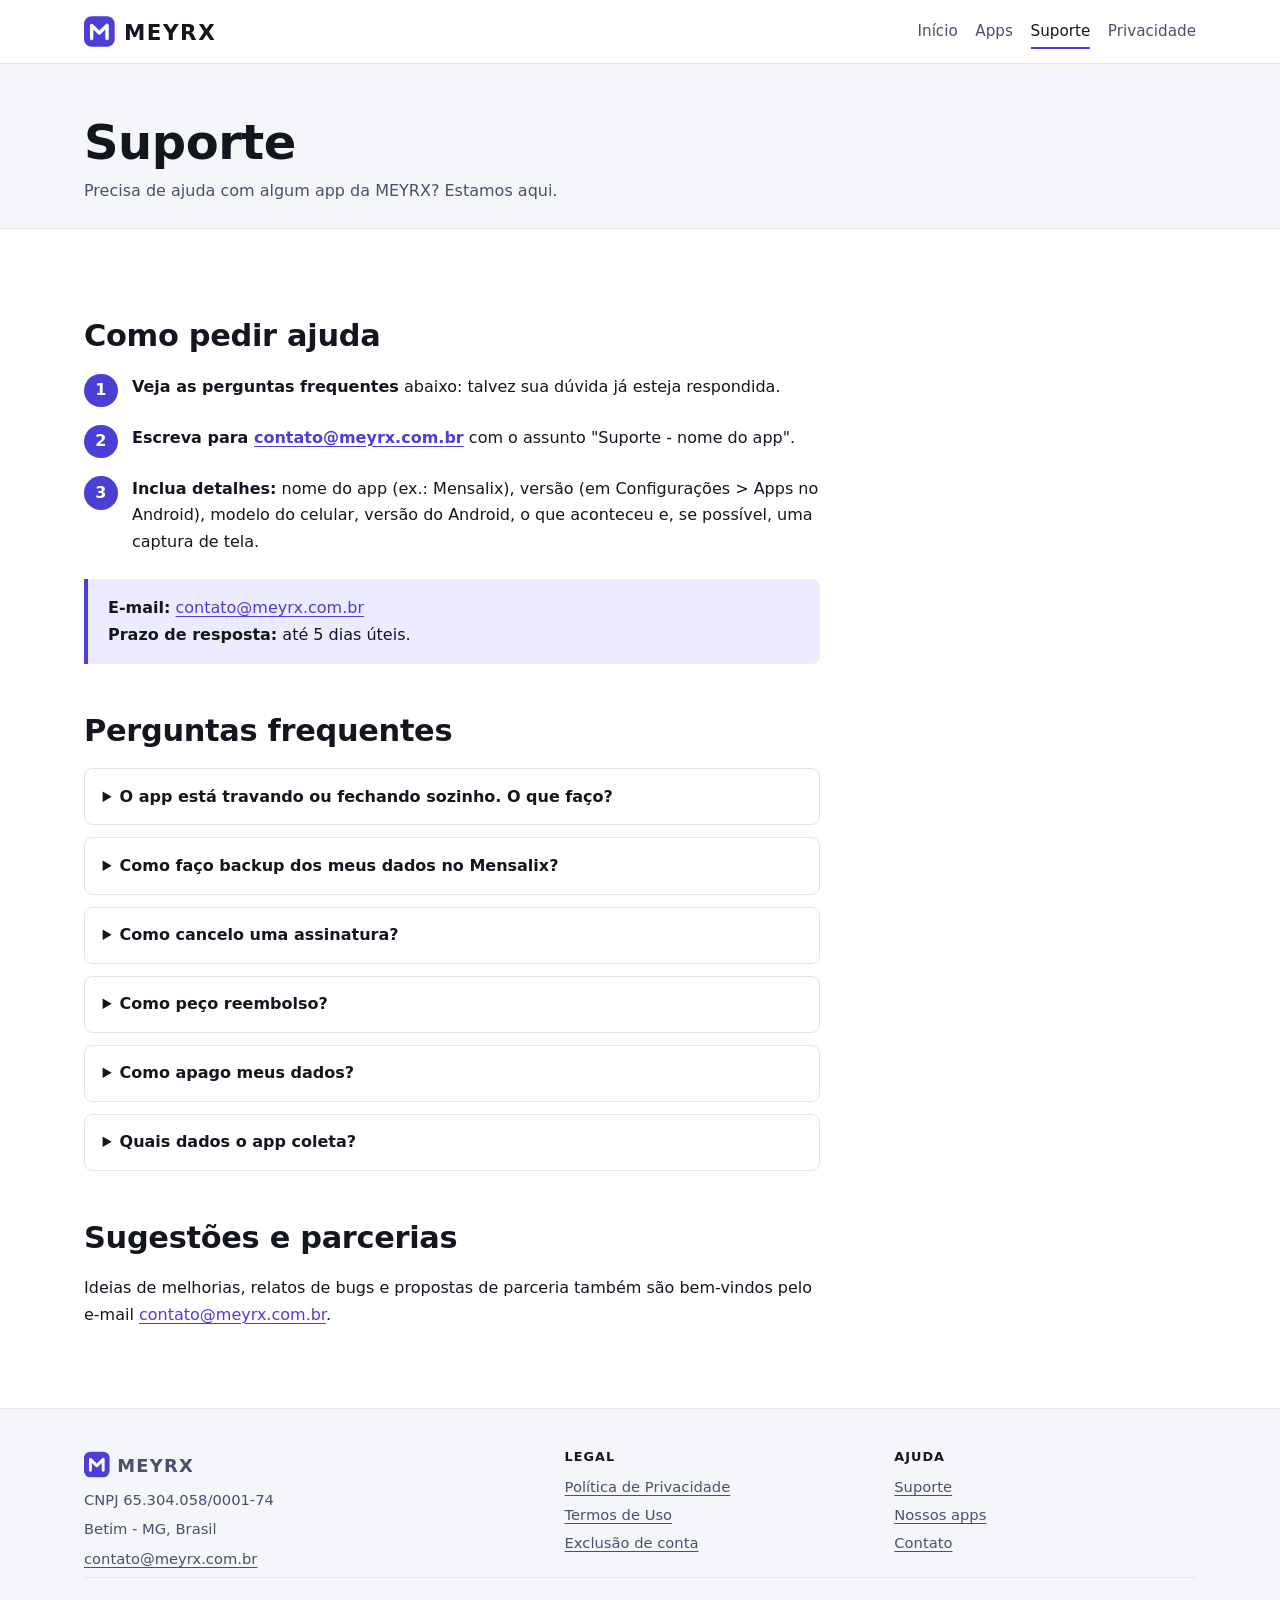
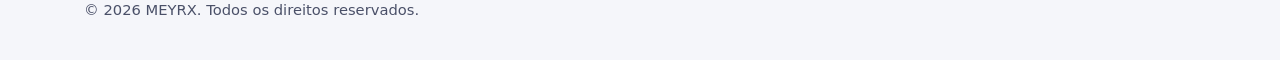
<file: suporte/index.html>
<!DOCTYPE html>
<html lang="pt-BR">
<head>
  <meta charset="utf-8">
  <meta name="viewport" content="width=device-width, initial-scale=1">
  <title>Suporte | MEYRX</title>
  <meta name="description" content="Suporte dos aplicativos MEYRX: contato e perguntas frequentes.">
  <meta name="robots" content="index, follow">
  <link rel="canonical" href="https://meyrx.com.br/suporte/">
  <meta name="theme-color" content="#ffffff" media="(prefers-color-scheme: light)">
  <meta name="theme-color" content="#0e0f15" media="(prefers-color-scheme: dark)">
  <meta property="og:type" content="website">
  <meta property="og:locale" content="pt_BR">
  <meta property="og:site_name" content="MEYRX">
  <meta property="og:title" content="Suporte | MEYRX">
  <meta property="og:description" content="Suporte dos aplicativos MEYRX: contato e perguntas frequentes.">
  <meta property="og:url" content="https://meyrx.com.br/suporte/">
  <link rel="icon" href="/assets/img/favicon.svg" type="image/svg+xml">
  <link rel="stylesheet" href="/assets/css/style.css">
</head>
<body>
  <a class="skip-link" href="#conteudo">Pular para o conteúdo</a>

  <header class="site-header">
    <div class="container">
      <a class="brand" href="/" aria-label="MEYRX, página inicial">
        <svg viewBox="0 0 172 48" width="132" height="37" aria-hidden="true" focusable="false">
          <rect class="logo-mark" x="0" y="4" width="40" height="40" rx="10"/>
          <path class="logo-m" d="M10 33V16l10 10 10-10v17" fill="none" stroke-width="4.5" stroke-linecap="round" stroke-linejoin="round"/>
          <text x="52" y="35" fill="currentColor" font-family="system-ui, -apple-system, 'Segoe UI', Roboto, Arial, sans-serif" font-size="28" font-weight="800" letter-spacing="2">MEYRX</text>
        </svg>
      </a>
      <nav class="site-nav" aria-label="Principal">
        <ul>
          <li><a href="/">Início</a></li>
          <li><a href="/#apps">Apps</a></li>
          <li><a href="/suporte/" aria-current="page">Suporte</a></li>
          <li><a href="/privacidade/">Privacidade</a></li>
        </ul>
      </nav>
    </div>
  </header>

  <main id="conteudo">
    <header class="page-header">
      <div class="container">
        <h1>Suporte</h1>
        <p>Precisa de ajuda com algum app da MEYRX? Estamos aqui.</p>
      </div>
    </header>

    <div class="container doc">
      <div class="prose">
        <h2 id="como-pedir">Como pedir ajuda</h2>
        <ol class="steps">
          <li><strong>Veja as perguntas frequentes</strong> abaixo: talvez sua dúvida já esteja respondida.</li>
          <li><strong>Escreva para <a href="mailto:contato@meyrx.com.br?subject=Suporte">contato@meyrx.com.br</a></strong> com o assunto "Suporte - nome do app".</li>
          <li><strong>Inclua detalhes:</strong> nome do app (ex.: Mensalix), versão (em Configurações &gt; Apps no Android), modelo do celular, versão do Android, o que aconteceu e, se possível, uma captura de tela.</li>
        </ol>

        <div class="callout">
          <p><strong>E-mail:</strong> <a href="mailto:contato@meyrx.com.br?subject=Suporte">contato@meyrx.com.br</a><br>
          <strong>Prazo de resposta:</strong> até 5 dias úteis.</p>
        </div>

        <h2 id="faq">Perguntas frequentes</h2>
        <div class="faq">
          <details>
            <summary>O app está travando ou fechando sozinho. O que faço?</summary>
            <p>Confira se o app está atualizado na Google Play e reinicie o celular. Se o problema continuar, limpe o cache do app em Configurações &gt; Apps &gt; nome do app &gt; Armazenamento. Se ainda assim não resolver, escreva para a gente com o modelo do aparelho e a versão do Android.</p>
          </details>
          <details>
            <summary>Como faço backup dos meus dados no Mensalix?</summary>
            <p>No app, vá em Ajustes → Backup e entre com a sua conta Google. O backup é salvo numa área reservada ao app no seu próprio Google Drive. A MEYRX não tem acesso a ele. Para recuperar os dados em outro aparelho, use a mesma conta Google.</p>
          </details>
          <details>
            <summary>Como cancelo uma assinatura?</summary>
            <p>As assinaturas são gerenciadas pelo Google Play. Abra a Play Store, toque na sua foto de perfil &gt; Pagamentos e assinaturas &gt; Assinaturas, escolha o app e toque em "Cancelar assinatura". Desinstalar o app não cancela a assinatura.</p>
          </details>
          <details>
            <summary>Como peço reembolso?</summary>
            <p>Reembolsos de compras feitas pela Google Play seguem a <a href="https://support.google.com/googleplay/answer/2479637" rel="noopener">política de reembolso do Google Play</a>. Você pode pedir diretamente ao Google ou nos escrever para ajudarmos.</p>
          </details>
          <details>
            <summary>Como apago meus dados?</summary>
            <p>Os apps não têm conta nos nossos servidores. Veja como apagar os dados do aparelho e o backup do Google Drive na página <a href="/excluir-conta/">Exclusão de conta e de dados</a>.</p>
          </details>
          <details>
            <summary>Quais dados o app coleta?</summary>
            <p>Tudo está explicado na nossa <a href="/privacidade/">Política de Privacidade</a>, inclusive os detalhes de cada app.</p>
          </details>
        </div>

        <h2 id="sugestoes">Sugestões e parcerias</h2>
        <p>Ideias de melhorias, relatos de bugs e propostas de parceria também são bem-vindos pelo e-mail <a href="mailto:contato@meyrx.com.br">contato@meyrx.com.br</a>.</p>
      </div>
    </div>
  </main>

  <footer class="site-footer">
    <div class="container">
      <div class="footer-grid">
        <div>
          <a class="brand" href="/" aria-label="MEYRX, página inicial">
            <svg viewBox="0 0 172 48" width="110" height="31" aria-hidden="true" focusable="false">
              <rect class="logo-mark" x="0" y="4" width="40" height="40" rx="10"/>
              <path class="logo-m" d="M10 33V16l10 10 10-10v17" fill="none" stroke-width="4.5" stroke-linecap="round" stroke-linejoin="round"/>
              <text x="52" y="35" fill="currentColor" font-family="system-ui, -apple-system, 'Segoe UI', Roboto, Arial, sans-serif" font-size="28" font-weight="800" letter-spacing="2">MEYRX</text>
            </svg>
          </a>
          <address>
            <p>CNPJ 65.304.058/0001-74</p>
            <p>Betim - MG, Brasil</p>
            <p><a href="mailto:contato@meyrx.com.br">contato@meyrx.com.br</a></p>
          </address>
        </div>
        <nav aria-labelledby="footer-legal">
          <h2 id="footer-legal">Legal</h2>
          <ul>
            <li><a href="/privacidade/">Política de Privacidade</a></li>
            <li><a href="/termos/">Termos de Uso</a></li>
            <li><a href="/excluir-conta/">Exclusão de conta</a></li>
          </ul>
        </nav>
        <nav aria-labelledby="footer-ajuda">
          <h2 id="footer-ajuda">Ajuda</h2>
          <ul>
            <li><a href="/suporte/">Suporte</a></li>
            <li><a href="/#apps">Nossos apps</a></li>
            <li><a href="/#contato">Contato</a></li>
          </ul>
        </nav>
      </div>
      <p class="footer-bottom">© 2026 MEYRX. Todos os direitos reservados.</p>
    </div>
  </footer>
</body>
</html>
</file>
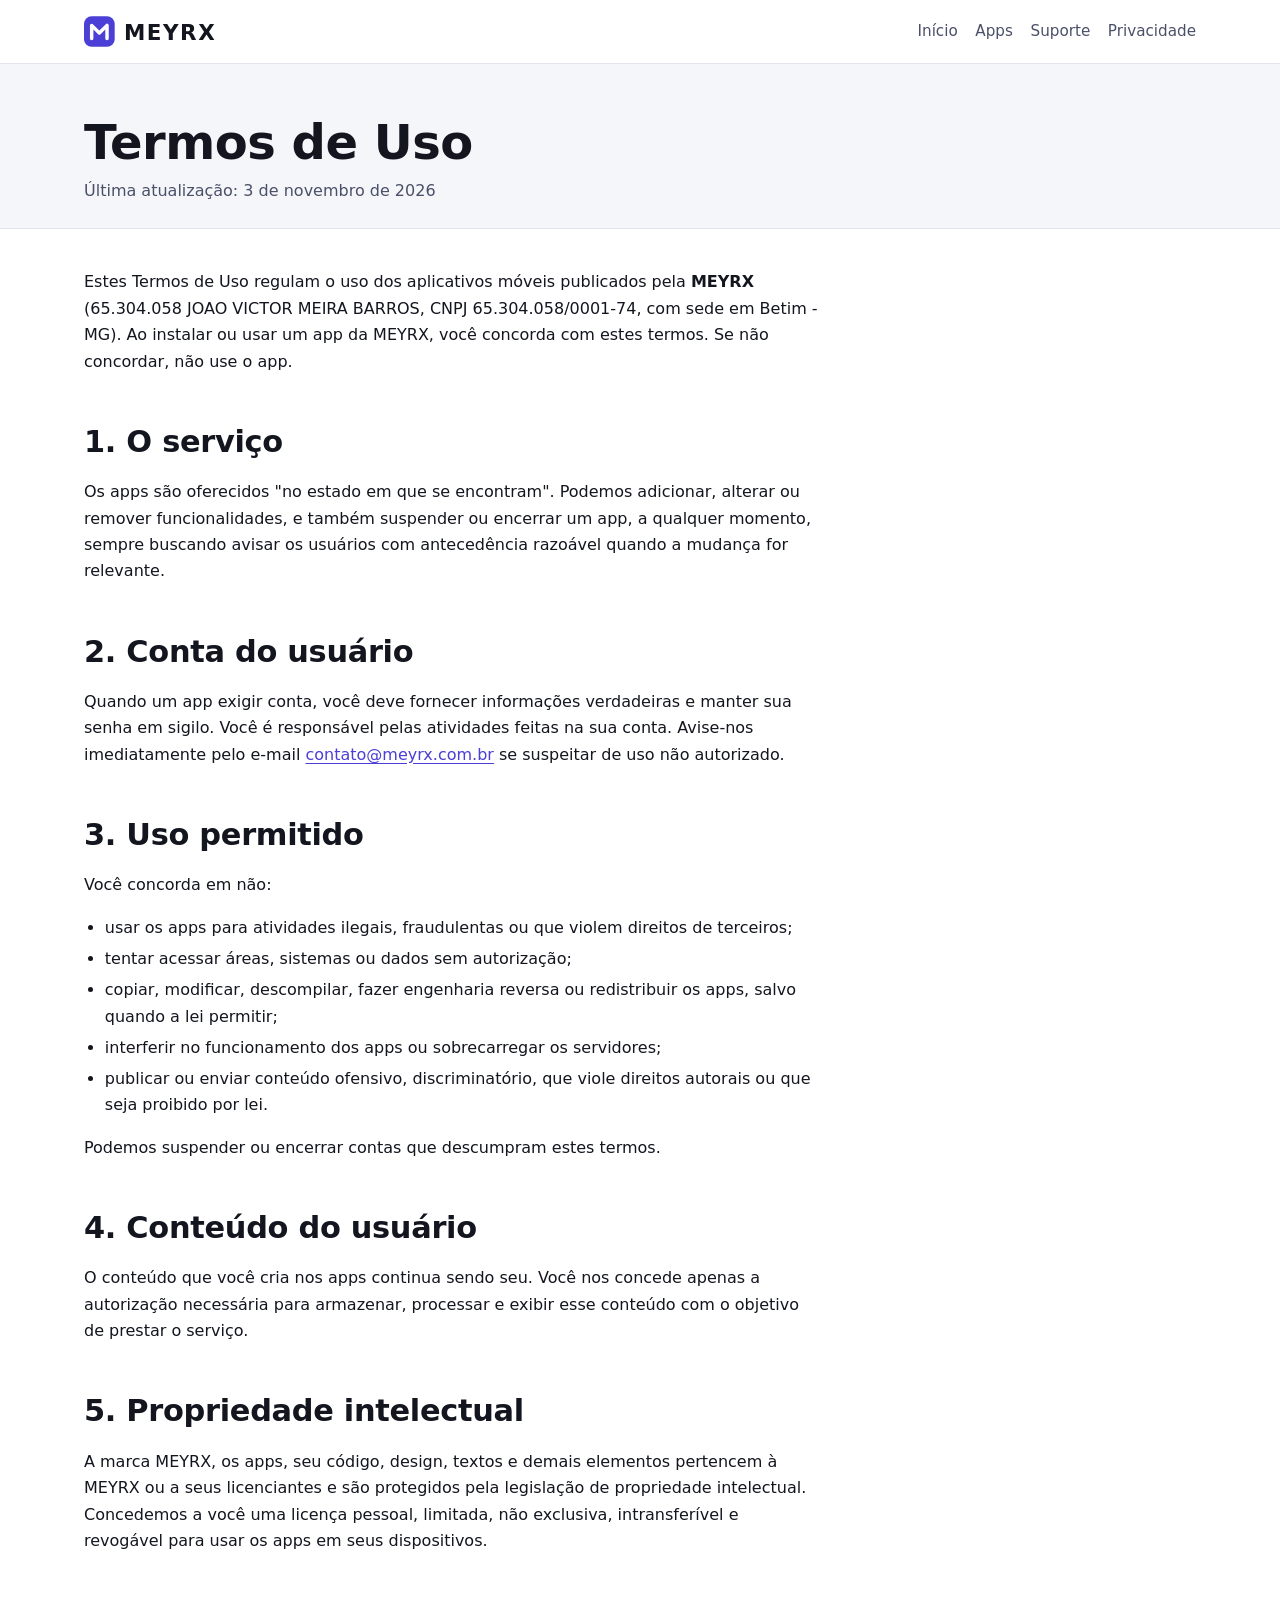
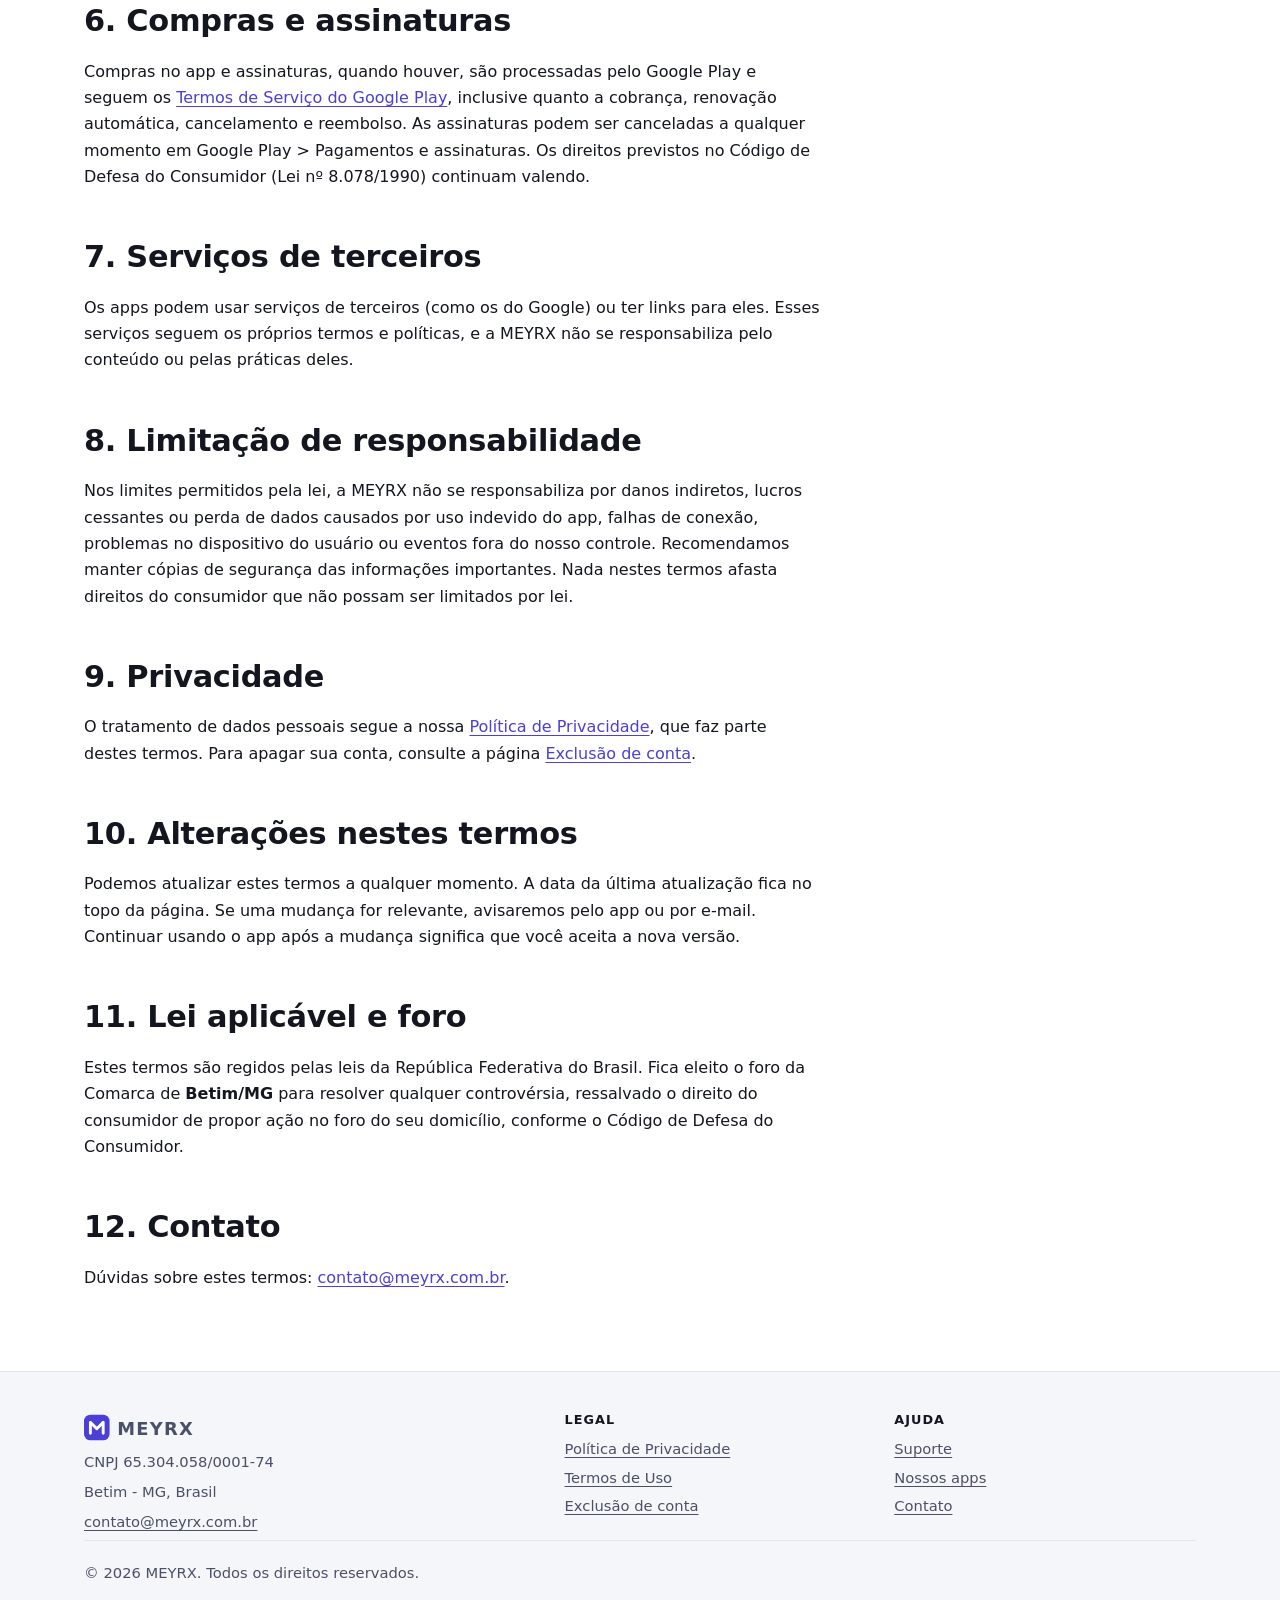
<file: termos/index.html>
<!DOCTYPE html>
<html lang="pt-BR">
<head>
  <meta charset="utf-8">
  <meta name="viewport" content="width=device-width, initial-scale=1">
  <title>Termos de Uso | MEYRX</title>
  <meta name="description" content="Termos de Uso dos aplicativos móveis da MEYRX.">
  <meta name="robots" content="index, follow">
  <link rel="canonical" href="https://meyrx.com.br/termos/">
  <meta name="theme-color" content="#ffffff" media="(prefers-color-scheme: light)">
  <meta name="theme-color" content="#0e0f15" media="(prefers-color-scheme: dark)">
  <meta property="og:type" content="website">
  <meta property="og:locale" content="pt_BR">
  <meta property="og:site_name" content="MEYRX">
  <meta property="og:title" content="Termos de Uso | MEYRX">
  <meta property="og:description" content="Termos de Uso dos aplicativos móveis da MEYRX.">
  <meta property="og:url" content="https://meyrx.com.br/termos/">
  <link rel="icon" href="/assets/img/favicon.svg" type="image/svg+xml">
  <link rel="stylesheet" href="/assets/css/style.css">
</head>
<body>
  <a class="skip-link" href="#conteudo">Pular para o conteúdo</a>

  <header class="site-header">
    <div class="container">
      <a class="brand" href="/" aria-label="MEYRX, página inicial">
        <svg viewBox="0 0 172 48" width="132" height="37" aria-hidden="true" focusable="false">
          <rect class="logo-mark" x="0" y="4" width="40" height="40" rx="10"/>
          <path class="logo-m" d="M10 33V16l10 10 10-10v17" fill="none" stroke-width="4.5" stroke-linecap="round" stroke-linejoin="round"/>
          <text x="52" y="35" fill="currentColor" font-family="system-ui, -apple-system, 'Segoe UI', Roboto, Arial, sans-serif" font-size="28" font-weight="800" letter-spacing="2">MEYRX</text>
        </svg>
      </a>
      <nav class="site-nav" aria-label="Principal">
        <ul>
          <li><a href="/">Início</a></li>
          <li><a href="/#apps">Apps</a></li>
          <li><a href="/suporte/">Suporte</a></li>
          <li><a href="/privacidade/">Privacidade</a></li>
        </ul>
      </nav>
    </div>
  </header>

  <main id="conteudo">
    <header class="page-header">
      <div class="container">
        <h1>Termos de Uso</h1>
        <p>Última atualização: <time datetime="2026-11-03">3 de novembro de 2026</time></p>
      </div>
    </header>

    <article class="container doc">
      <div class="prose">
        <p>Estes Termos de Uso regulam o uso dos aplicativos móveis publicados pela <strong>MEYRX</strong> (65.304.058 JOAO VICTOR MEIRA BARROS, CNPJ 65.304.058/0001-74, com sede em Betim - MG). Ao instalar ou usar um app da MEYRX, você concorda com estes termos. Se não concordar, não use o app.</p>

        <h2 id="servico">1. O serviço</h2>
        <p>Os apps são oferecidos "no estado em que se encontram". Podemos adicionar, alterar ou remover funcionalidades, e também suspender ou encerrar um app, a qualquer momento, sempre buscando avisar os usuários com antecedência razoável quando a mudança for relevante.</p>

        <h2 id="conta">2. Conta do usuário</h2>
        <p>Quando um app exigir conta, você deve fornecer informações verdadeiras e manter sua senha em sigilo. Você é responsável pelas atividades feitas na sua conta. Avise-nos imediatamente pelo e-mail <a href="mailto:contato@meyrx.com.br">contato@meyrx.com.br</a> se suspeitar de uso não autorizado.</p>

        <h2 id="uso">3. Uso permitido</h2>
        <p>Você concorda em não:</p>
        <ul>
          <li>usar os apps para atividades ilegais, fraudulentas ou que violem direitos de terceiros;</li>
          <li>tentar acessar áreas, sistemas ou dados sem autorização;</li>
          <li>copiar, modificar, descompilar, fazer engenharia reversa ou redistribuir os apps, salvo quando a lei permitir;</li>
          <li>interferir no funcionamento dos apps ou sobrecarregar os servidores;</li>
          <li>publicar ou enviar conteúdo ofensivo, discriminatório, que viole direitos autorais ou que seja proibido por lei.</li>
        </ul>
        <p>Podemos suspender ou encerrar contas que descumpram estes termos.</p>

        <h2 id="conteudo">4. Conteúdo do usuário</h2>
        <p>O conteúdo que você cria nos apps continua sendo seu. Você nos concede apenas a autorização necessária para armazenar, processar e exibir esse conteúdo com o objetivo de prestar o serviço.</p>

        <h2 id="propriedade">5. Propriedade intelectual</h2>
        <p>A marca MEYRX, os apps, seu código, design, textos e demais elementos pertencem à MEYRX ou a seus licenciantes e são protegidos pela legislação de propriedade intelectual. Concedemos a você uma licença pessoal, limitada, não exclusiva, intransferível e revogável para usar os apps em seus dispositivos.</p>

        <h2 id="pagamentos">6. Compras e assinaturas</h2>
        <p>Compras no app e assinaturas, quando houver, são processadas pelo Google Play e seguem os <a href="https://play.google.com/about/play-terms/" rel="noopener">Termos de Serviço do Google Play</a>, inclusive quanto a cobrança, renovação automática, cancelamento e reembolso. As assinaturas podem ser canceladas a qualquer momento em Google Play &gt; Pagamentos e assinaturas. Os direitos previstos no Código de Defesa do Consumidor (Lei nº 8.078/1990) continuam valendo.</p>

        <h2 id="terceiros">7. Serviços de terceiros</h2>
        <p>Os apps podem usar serviços de terceiros (como os do Google) ou ter links para eles. Esses serviços seguem os próprios termos e políticas, e a MEYRX não se responsabiliza pelo conteúdo ou pelas práticas deles.</p>

        <h2 id="responsabilidade">8. Limitação de responsabilidade</h2>
        <p>Nos limites permitidos pela lei, a MEYRX não se responsabiliza por danos indiretos, lucros cessantes ou perda de dados causados por uso indevido do app, falhas de conexão, problemas no dispositivo do usuário ou eventos fora do nosso controle. Recomendamos manter cópias de segurança das informações importantes. Nada nestes termos afasta direitos do consumidor que não possam ser limitados por lei.</p>

        <h2 id="privacidade">9. Privacidade</h2>
        <p>O tratamento de dados pessoais segue a nossa <a href="/privacidade/">Política de Privacidade</a>, que faz parte destes termos. Para apagar sua conta, consulte a página <a href="/excluir-conta/">Exclusão de conta</a>.</p>

        <h2 id="alteracoes">10. Alterações nestes termos</h2>
        <p>Podemos atualizar estes termos a qualquer momento. A data da última atualização fica no topo da página. Se uma mudança for relevante, avisaremos pelo app ou por e-mail. Continuar usando o app após a mudança significa que você aceita a nova versão.</p>

        <h2 id="foro">11. Lei aplicável e foro</h2>
        <p>Estes termos são regidos pelas leis da República Federativa do Brasil. Fica eleito o foro da Comarca de <strong>Betim/MG</strong> para resolver qualquer controvérsia, ressalvado o direito do consumidor de propor ação no foro do seu domicílio, conforme o Código de Defesa do Consumidor.</p>

        <h2 id="contato">12. Contato</h2>
        <p>Dúvidas sobre estes termos: <a href="mailto:contato@meyrx.com.br">contato@meyrx.com.br</a>.</p>
      </div>
    </article>
  </main>

  <footer class="site-footer">
    <div class="container">
      <div class="footer-grid">
        <div>
          <a class="brand" href="/" aria-label="MEYRX, página inicial">
            <svg viewBox="0 0 172 48" width="110" height="31" aria-hidden="true" focusable="false">
              <rect class="logo-mark" x="0" y="4" width="40" height="40" rx="10"/>
              <path class="logo-m" d="M10 33V16l10 10 10-10v17" fill="none" stroke-width="4.5" stroke-linecap="round" stroke-linejoin="round"/>
              <text x="52" y="35" fill="currentColor" font-family="system-ui, -apple-system, 'Segoe UI', Roboto, Arial, sans-serif" font-size="28" font-weight="800" letter-spacing="2">MEYRX</text>
            </svg>
          </a>
          <address>
            <p>CNPJ 65.304.058/0001-74</p>
            <p>Betim - MG, Brasil</p>
            <p><a href="mailto:contato@meyrx.com.br">contato@meyrx.com.br</a></p>
          </address>
        </div>
        <nav aria-labelledby="footer-legal">
          <h2 id="footer-legal">Legal</h2>
          <ul>
            <li><a href="/privacidade/">Política de Privacidade</a></li>
            <li><a href="/termos/">Termos de Uso</a></li>
            <li><a href="/excluir-conta/">Exclusão de conta</a></li>
          </ul>
        </nav>
        <nav aria-labelledby="footer-ajuda">
          <h2 id="footer-ajuda">Ajuda</h2>
          <ul>
            <li><a href="/suporte/">Suporte</a></li>
            <li><a href="/#apps">Nossos apps</a></li>
            <li><a href="/#contato">Contato</a></li>
          </ul>
        </nav>
      </div>
      <p class="footer-bottom">© 2026 MEYRX. Todos os direitos reservados.</p>
    </div>
  </footer>
</body>
</html>
</file>
<file: assets/css/style.css>
/* ==========================================================================
   MEYRX — folha de estilo única do site
   Mobile first · tema claro/escuro automático · sem dependências externas
   ========================================================================== */

:root {
  color-scheme: light dark;

  --bg: #ffffff;
  --bg-soft: #f5f6fa;
  --surface: #ffffff;
  --text: #14161f;
  --text-muted: #4a5068;
  --border: #e2e5ee;
  --accent: #4b3fd6;
  --accent-strong: #3a2fb8;
  --accent-contrast: #ffffff;
  --accent-soft: #ecebff;
  --todo-bg: #fff3b0;
  --todo-text: #5c4300;
  --todo-border: #e0b400;
  --shadow: 0 1px 2px rgb(20 22 31 / 0.06), 0 8px 24px rgb(20 22 31 / 0.06);

  --radius: 14px;
  --radius-sm: 8px;
  --max: 72rem;
  --max-text: 46rem;
  --font: system-ui, -apple-system, "Segoe UI", Roboto, "Helvetica Neue", Arial, sans-serif;
}

@media (prefers-color-scheme: dark) {
  :root {
    --bg: #0e0f15;
    --bg-soft: #151722;
    --surface: #181a26;
    --text: #eceef6;
    --text-muted: #a9aec4;
    --border: #2a2d3d;
    --accent: #9a92ff;
    --accent-strong: #b7b1ff;
    --accent-contrast: #0e0f15;
    --accent-soft: #232046;
    --todo-bg: #4a3b00;
    --todo-text: #ffe680;
    --todo-border: #b38f00;
    --shadow: 0 1px 2px rgb(0 0 0 / 0.4), 0 8px 24px rgb(0 0 0 / 0.3);
  }
}

/* ---------- Base ---------- */

*,
*::before,
*::after {
  box-sizing: border-box;
}

html {
  -webkit-text-size-adjust: 100%;
  text-size-adjust: 100%;
  scroll-behavior: smooth;
}

@media (prefers-reduced-motion: reduce) {
  html {
    scroll-behavior: auto;
  }
  *,
  *::before,
  *::after {
    transition: none !important;
    animation: none !important;
  }
}

body {
  margin: 0;
  min-height: 100vh;
  display: flex;
  flex-direction: column;
  background: var(--bg);
  color: var(--text);
  font-family: var(--font);
  font-size: 1rem;
  line-height: 1.65;
}

main {
  flex: 1;
}

img,
svg {
  max-width: 100%;
  height: auto;
}

a {
  color: var(--accent);
  text-underline-offset: 0.18em;
}

a:hover {
  color: var(--accent-strong);
}

:focus-visible {
  outline: 3px solid var(--accent);
  outline-offset: 3px;
  border-radius: 4px;
}

h1,
h2,
h3,
h4 {
  line-height: 1.25;
  margin: 0 0 0.6em;
  letter-spacing: -0.01em;
}

h1 {
  font-size: clamp(1.9rem, 5vw + 0.5rem, 3rem);
}

h2 {
  font-size: clamp(1.4rem, 2.5vw + 0.6rem, 1.9rem);
}

h3 {
  font-size: 1.2rem;
}

p,
ul,
ol {
  margin: 0 0 1rem;
}

ul,
ol {
  padding-left: 1.3rem;
}

li + li {
  margin-top: 0.3rem;
}

/* ---------- Utilitários ---------- */

.container {
  width: 100%;
  max-width: var(--max);
  margin-inline: auto;
  padding-inline: 1.25rem;
}

.prose {
  max-width: var(--max-text);
}

.muted {
  color: var(--text-muted);
}

.skip-link {
  position: absolute;
  left: 1rem;
  top: -10rem;
  z-index: 100;
  padding: 0.6rem 1rem;
  background: var(--accent);
  color: var(--accent-contrast);
  border-radius: var(--radius-sm);
  font-weight: 600;
}

.skip-link:focus {
  top: 1rem;
  color: var(--accent-contrast);
}

/* Marcadores de conteúdo pendente: {{PREENCHER: ...}} */
.todo {
  background: var(--todo-bg);
  color: var(--todo-text);
  border: 1px dashed var(--todo-border);
  border-radius: 4px;
  padding: 0 0.3em;
  font-weight: 600;
}

/* ---------- Cabeçalho ---------- */

.site-header {
  position: sticky;
  top: 0;
  z-index: 50;
  background: color-mix(in srgb, var(--bg) 88%, transparent);
  backdrop-filter: saturate(1.4) blur(10px);
  -webkit-backdrop-filter: saturate(1.4) blur(10px);
  border-bottom: 1px solid var(--border);
}

.site-header .container {
  display: flex;
  flex-wrap: wrap;
  align-items: center;
  justify-content: space-between;
  gap: 0.5rem 1.5rem;
  padding-block: 0.8rem;
}

.brand {
  display: inline-flex;
  align-items: center;
  color: var(--text);
  text-decoration: none;
}

.brand:hover {
  color: var(--text);
}

.brand svg {
  width: 132px;
  height: auto;
  display: block;
}

.logo-mark {
  fill: var(--accent);
}

.logo-m {
  stroke: var(--accent-contrast);
}

.site-nav ul {
  display: flex;
  flex-wrap: wrap;
  gap: 0.25rem 1.1rem;
  list-style: none;
  margin: 0;
  padding: 0;
}

.site-nav li + li {
  margin-top: 0;
}

.site-nav a {
  display: inline-block;
  padding: 0.35rem 0;
  color: var(--text-muted);
  text-decoration: none;
  font-weight: 500;
  font-size: 0.95rem;
}

.site-nav a:hover,
.site-nav a[aria-current="page"] {
  color: var(--text);
}

.site-nav a[aria-current="page"] {
  box-shadow: inset 0 -2px 0 var(--accent);
}

/* ---------- Seções ---------- */

.section {
  padding-block: 3.5rem;
}

.section--soft {
  background: var(--bg-soft);
  border-block: 1px solid var(--border);
}

.section-header {
  max-width: var(--max-text);
  margin-bottom: 2rem;
}

.eyebrow {
  display: inline-block;
  margin-bottom: 0.75rem;
  padding: 0.2rem 0.7rem;
  border-radius: 999px;
  background: var(--accent-soft);
  color: var(--accent-strong);
  font-size: 0.8rem;
  font-weight: 700;
  letter-spacing: 0.08em;
  text-transform: uppercase;
}

/* ---------- Hero ---------- */

.hero {
  padding-block: 4rem 3.5rem;
  background:
    radial-gradient(60rem 30rem at 85% -10%, var(--accent-soft), transparent 60%),
    var(--bg);
}

.hero h1 {
  max-width: 18ch;
}

.hero .lead {
  max-width: 40rem;
  font-size: 1.15rem;
  color: var(--text-muted);
}

.actions {
  display: flex;
  flex-wrap: wrap;
  gap: 0.75rem;
  margin-top: 1.75rem;
}

.btn {
  display: inline-flex;
  align-items: center;
  justify-content: center;
  gap: 0.5rem;
  min-height: 2.9rem;
  padding: 0.65rem 1.3rem;
  border-radius: 999px;
  border: 1px solid transparent;
  font-weight: 600;
  text-decoration: none;
  transition: background-color 0.15s ease, border-color 0.15s ease;
}

.btn--primary {
  background: var(--accent);
  color: var(--accent-contrast);
}

.btn--primary:hover {
  background: var(--accent-strong);
  color: var(--accent-contrast);
}

.btn--ghost {
  border-color: var(--border);
  color: var(--text);
  background: var(--surface);
}

.btn--ghost:hover {
  border-color: var(--accent);
  color: var(--text);
}

/* ---------- Cards / grids ---------- */

.grid {
  display: grid;
  gap: 1.25rem;
  grid-template-columns: 1fr;
}

.card {
  display: flex;
  flex-direction: column;
  padding: 1.5rem;
  background: var(--surface);
  border: 1px solid var(--border);
  border-radius: var(--radius);
  box-shadow: var(--shadow);
}

.card p {
  color: var(--text-muted);
}

.card .btn {
  margin-top: auto;
  align-self: flex-start;
}

.app-card__head {
  display: flex;
  align-items: center;
  gap: 1rem;
  margin-bottom: 1rem;
}

.app-card__icon {
  flex: none;
  width: 56px;
  height: 56px;
  border-radius: 14px;
  background: var(--accent-soft);
  color: var(--accent-strong);
  display: grid;
  place-items: center;
  font-weight: 800;
  font-size: 1.4rem;
}

.app-card__head h3 {
  margin: 0;
}

.app-card__tag {
  display: block;
  font-size: 0.85rem;
  color: var(--text-muted);
}

.feature-list {
  list-style: none;
  padding: 0;
}

.feature-list li {
  padding-left: 1.6rem;
  position: relative;
}

.feature-list li::before {
  content: "";
  position: absolute;
  left: 0;
  top: 0.55em;
  width: 0.7rem;
  height: 0.7rem;
  border-radius: 3px;
  background: var(--accent);
}

/* ---------- Contato ---------- */

.contact-list {
  list-style: none;
  padding: 0;
  margin: 0;
}

.contact-list li {
  display: flex;
  flex-direction: column;
  padding-block: 0.75rem;
  border-bottom: 1px solid var(--border);
}

.contact-list li + li {
  margin-top: 0;
}

.contact-list li:last-child {
  border-bottom: 0;
}

.contact-list .label {
  font-size: 0.8rem;
  font-weight: 700;
  letter-spacing: 0.06em;
  text-transform: uppercase;
  color: var(--text-muted);
}

/* ---------- Páginas de texto (legais) ---------- */

.page-header {
  padding-block: 3rem 1.5rem;
  border-bottom: 1px solid var(--border);
  background: var(--bg-soft);
}

.page-header h1 {
  margin-bottom: 0.4rem;
}

.page-header p {
  margin: 0;
  color: var(--text-muted);
}

.doc {
  padding-block: 2.5rem 4rem;
}

.doc h2 {
  margin-top: 2.5rem;
  padding-top: 0.5rem;
  scroll-margin-top: 5rem;
}

.doc h3 {
  margin-top: 1.75rem;
  scroll-margin-top: 5rem;
}

.toc {
  margin: 0 0 2rem;
  padding: 1.25rem 1.5rem;
  background: var(--bg-soft);
  border: 1px solid var(--border);
  border-radius: var(--radius);
}

.toc h2 {
  margin: 0 0 0.6rem;
  padding: 0;
  font-size: 1rem;
}

.toc ol {
  margin: 0;
}

.callout {
  margin: 1.5rem 0;
  padding: 1rem 1.25rem;
  border-left: 4px solid var(--accent);
  background: var(--accent-soft);
  border-radius: 0 var(--radius-sm) var(--radius-sm) 0;
}

.callout > :last-child {
  margin-bottom: 0;
}

.steps {
  counter-reset: step;
  list-style: none;
  padding: 0;
}

.steps > li {
  counter-increment: step;
  position: relative;
  padding-left: 3rem;
  min-height: 2.2rem;
}

.steps > li + li {
  margin-top: 1rem;
}

.steps > li::before {
  content: counter(step);
  position: absolute;
  left: 0;
  top: 0;
  width: 2.1rem;
  height: 2.1rem;
  border-radius: 50%;
  background: var(--accent);
  color: var(--accent-contrast);
  display: grid;
  place-items: center;
  font-weight: 700;
}

.table-wrap {
  overflow-x: auto;
  margin: 0 0 1.25rem;
  border: 1px solid var(--border);
  border-radius: var(--radius-sm);
}

table {
  width: 100%;
  border-collapse: collapse;
  font-size: 0.95rem;
}

th,
td {
  padding: 0.7rem 0.9rem;
  text-align: left;
  vertical-align: top;
  border-bottom: 1px solid var(--border);
}

th {
  background: var(--bg-soft);
  font-weight: 700;
}

tr:last-child td {
  border-bottom: 0;
}

/* FAQ com <details> (sem JavaScript) */
.faq details {
  border: 1px solid var(--border);
  border-radius: var(--radius-sm);
  background: var(--surface);
  padding: 0 1.1rem;
}

.faq details + details {
  margin-top: 0.75rem;
}

.faq summary {
  cursor: pointer;
  padding-block: 0.9rem;
  font-weight: 600;
}

.faq details[open] summary {
  border-bottom: 1px solid var(--border);
  margin-bottom: 0.9rem;
}

/* ---------- 404 ---------- */

.notfound {
  padding-block: 5rem;
  text-align: center;
}

.notfound .code {
  font-size: clamp(4rem, 15vw, 7rem);
  font-weight: 800;
  line-height: 1;
  color: var(--accent);
  margin-bottom: 0.5rem;
}

.notfound .actions {
  justify-content: center;
}

/* ---------- Rodapé ---------- */

.site-footer {
  border-top: 1px solid var(--border);
  background: var(--bg-soft);
  padding-block: 2.5rem 2rem;
  font-size: 0.92rem;
  color: var(--text-muted);
}

.footer-grid {
  display: grid;
  gap: 1.75rem;
  grid-template-columns: 1fr;
}

.site-footer .brand svg {
  width: 110px;
}

.site-footer address {
  font-style: normal;
}

.site-footer p {
  margin: 0 0 0.35rem;
}

.site-footer h2 {
  font-size: 0.8rem;
  font-weight: 700;
  letter-spacing: 0.08em;
  text-transform: uppercase;
  color: var(--text);
  margin: 0 0 0.6rem;
}

.site-footer ul {
  list-style: none;
  padding: 0;
  margin: 0;
}

.site-footer li + li {
  margin-top: 0.25rem;
}

.site-footer a {
  color: var(--text-muted);
}

.site-footer a:hover {
  color: var(--text);
}

.footer-bottom {
  margin-top: 2rem;
  padding-top: 1.25rem;
  border-top: 1px solid var(--border);
}

/* ---------- Breakpoints ---------- */

@media (min-width: 640px) {
  .grid--2,
  .grid--3 {
    grid-template-columns: repeat(2, 1fr);
  }

  .footer-grid {
    grid-template-columns: 1.5fr 1fr 1fr;
  }

  .contact-list li {
    flex-direction: row;
    align-items: baseline;
    gap: 1rem;
  }

  .contact-list .label {
    min-width: 7rem;
  }
}

@media (min-width: 960px) {
  .grid--3 {
    grid-template-columns: repeat(3, 1fr);
  }

  .section {
    padding-block: 5rem;
  }

  .hero {
    padding-block: 6rem 5rem;
  }
}

/* ---------- Impressão (útil para as páginas legais) ---------- */

@media print {
  .site-header,
  .site-nav,
  .skip-link,
  .actions {
    display: none !important;
  }

  body {
    background: #fff;
    color: #000;
  }

  a {
    color: #000;
  }
}
</file>
